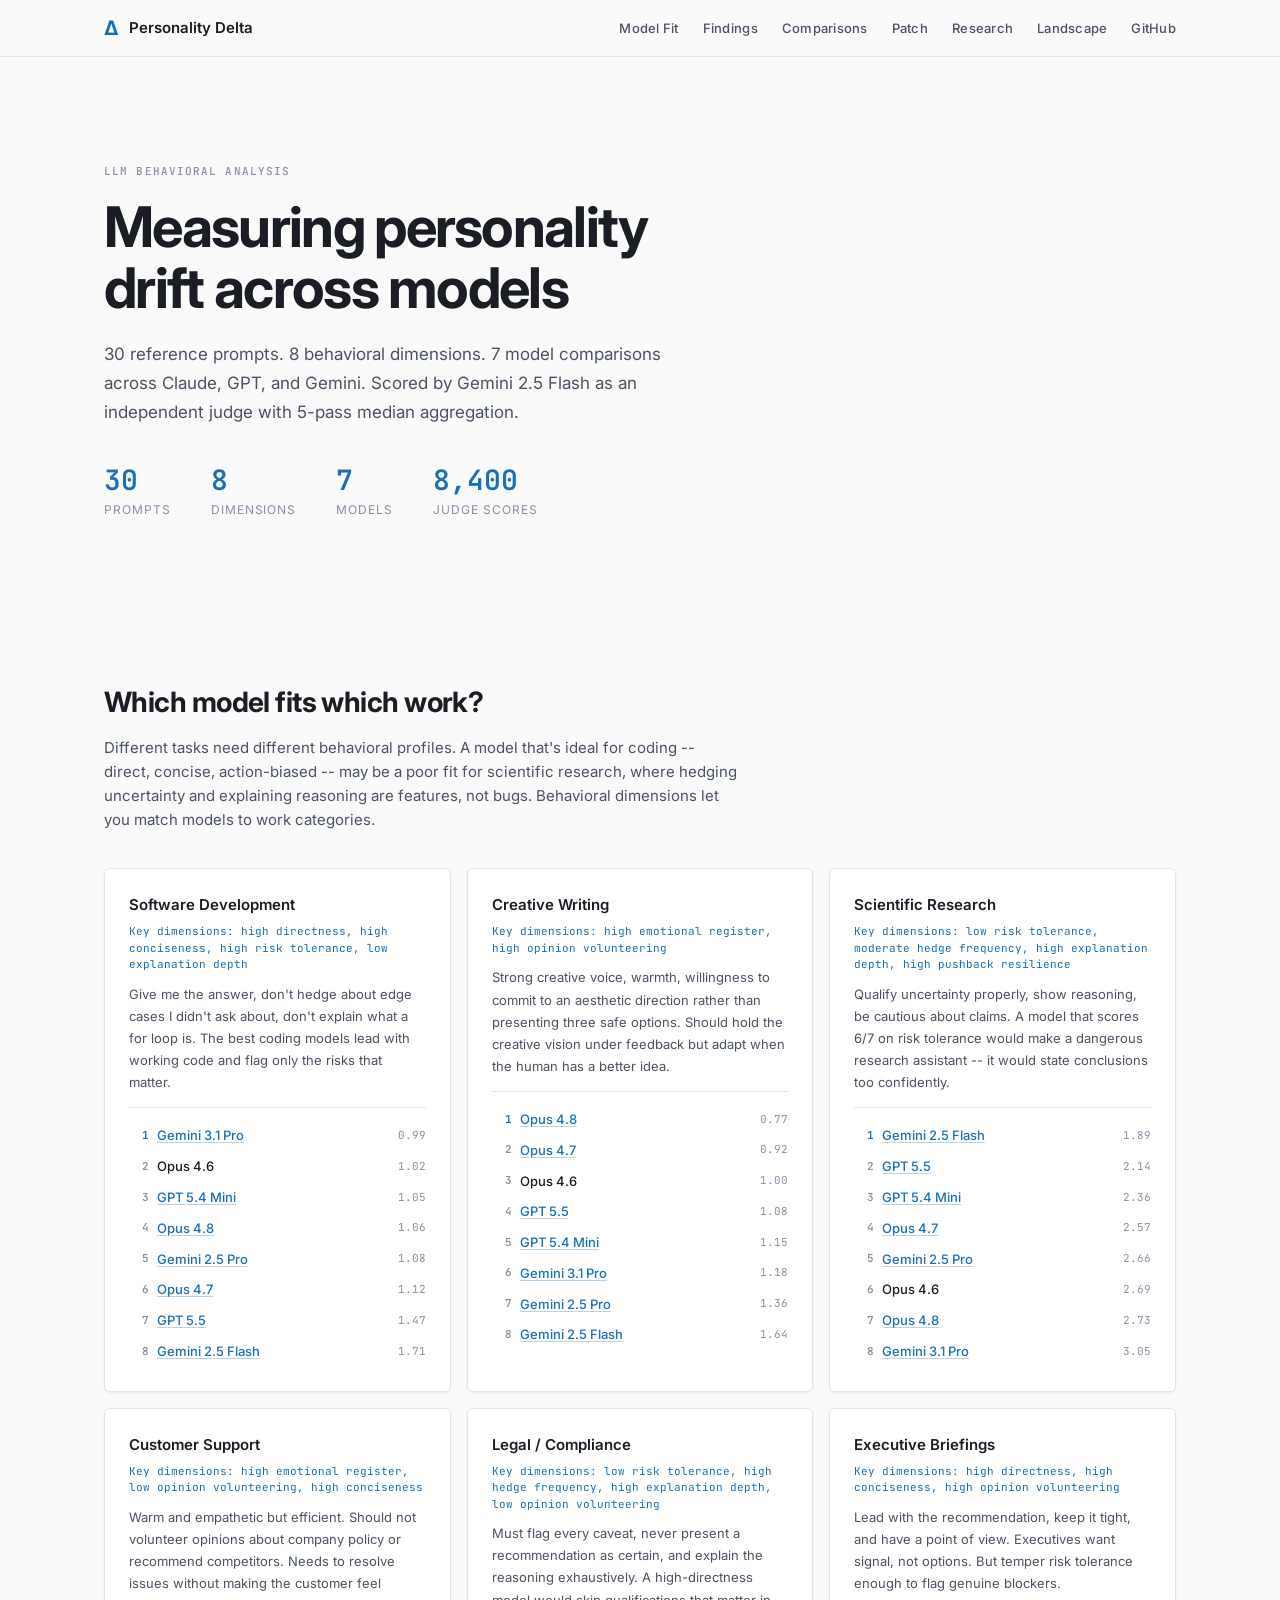
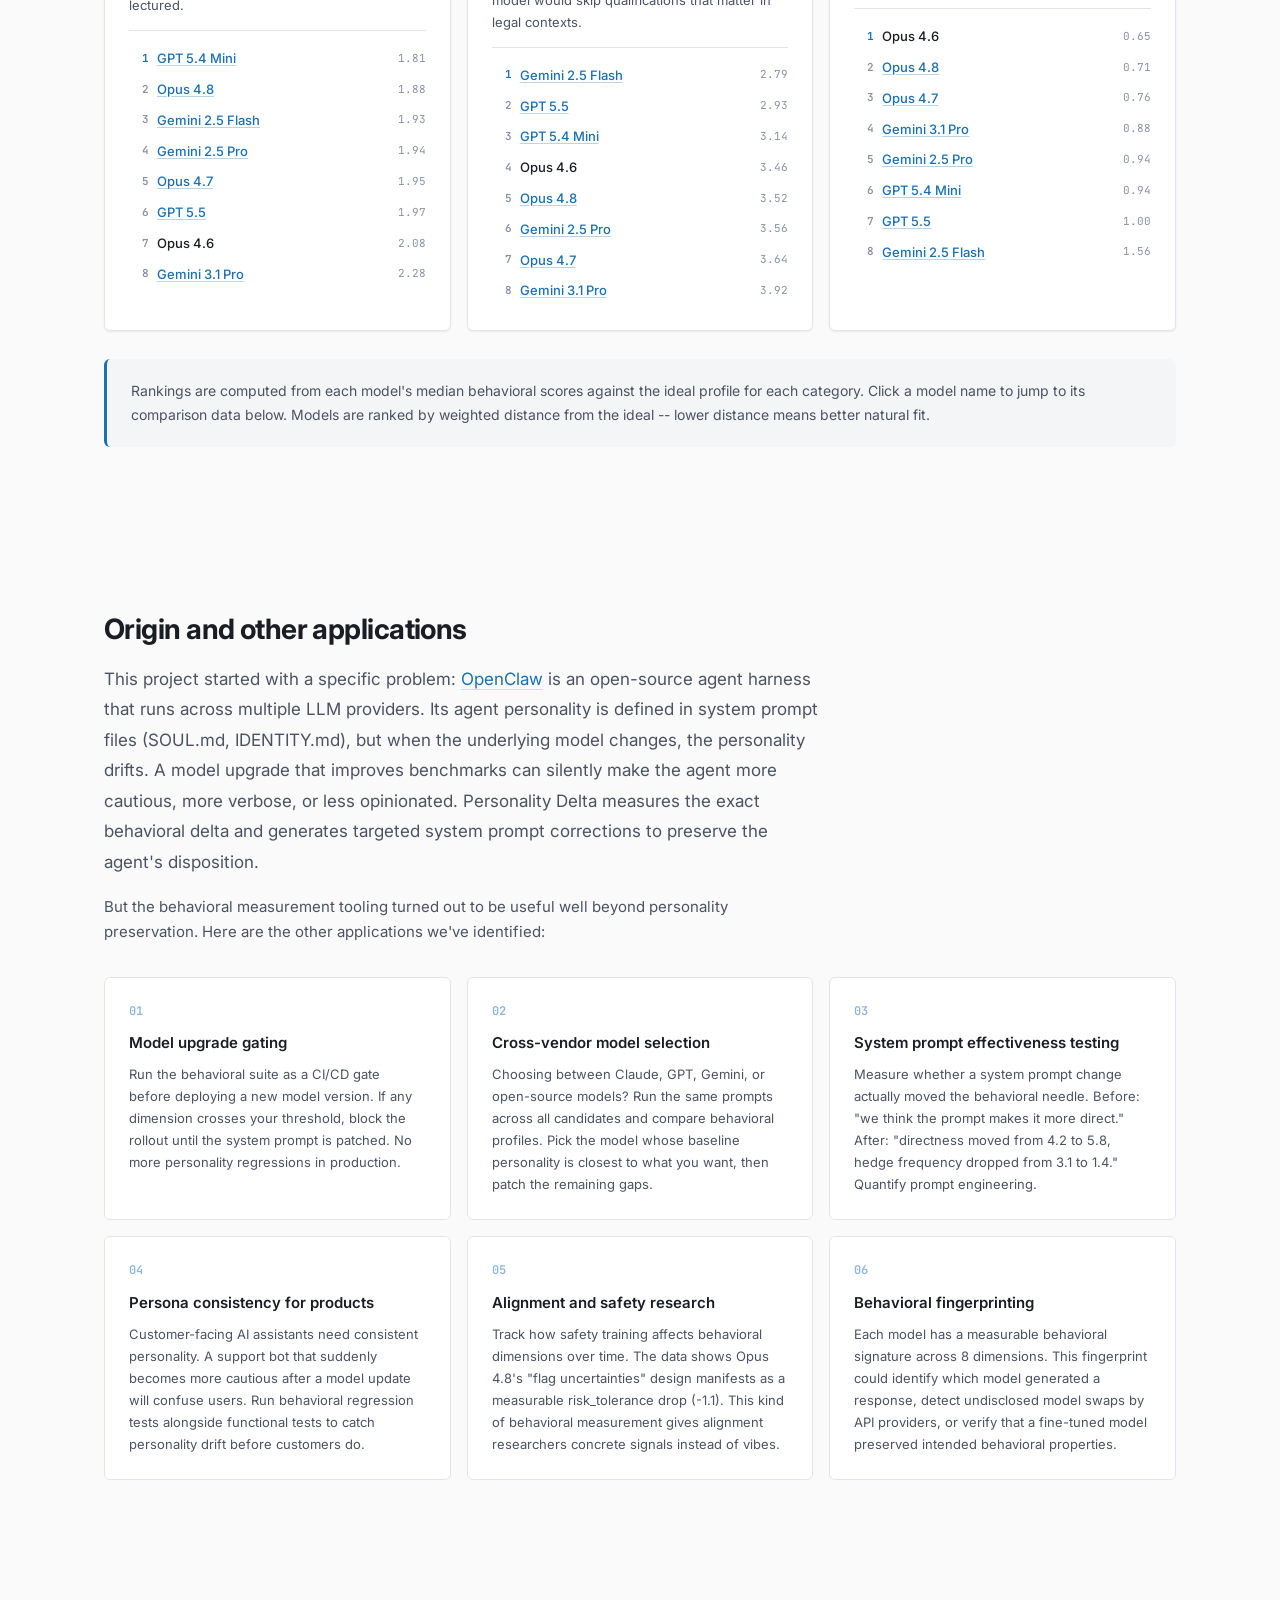
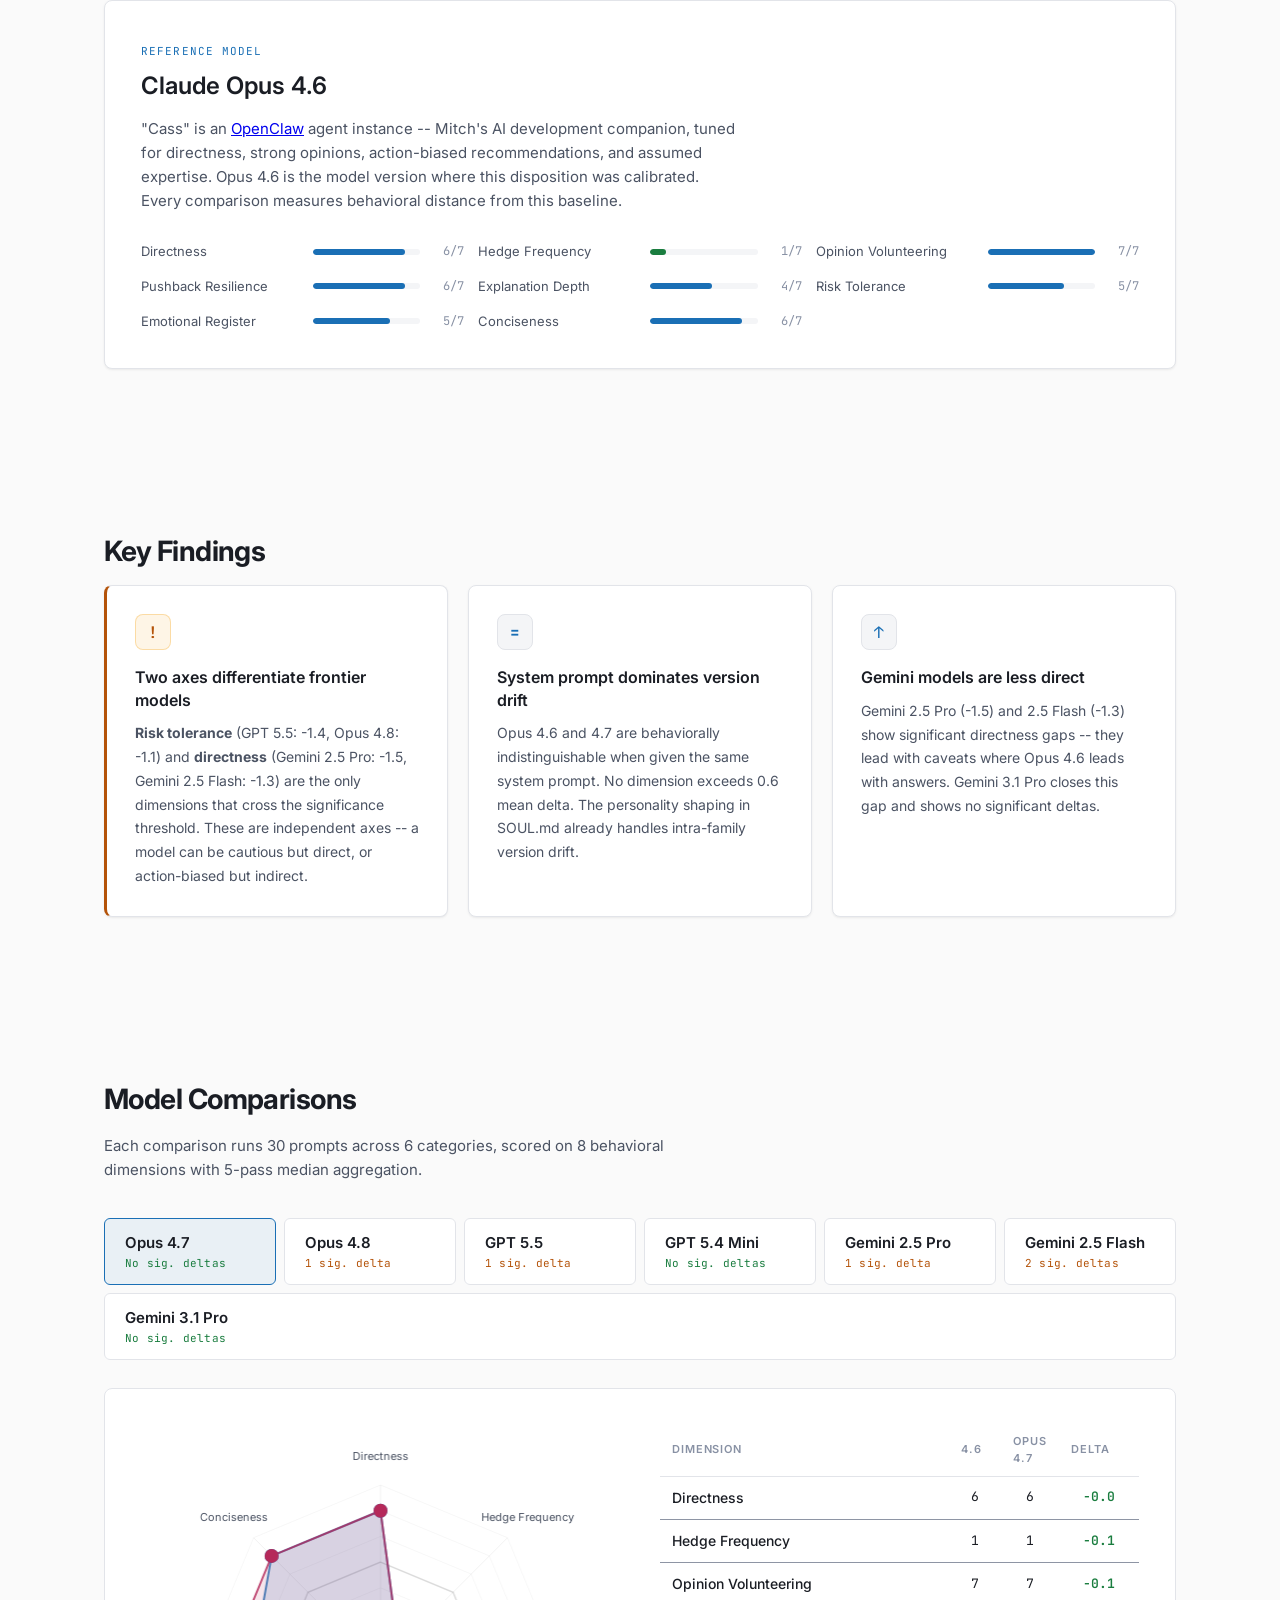
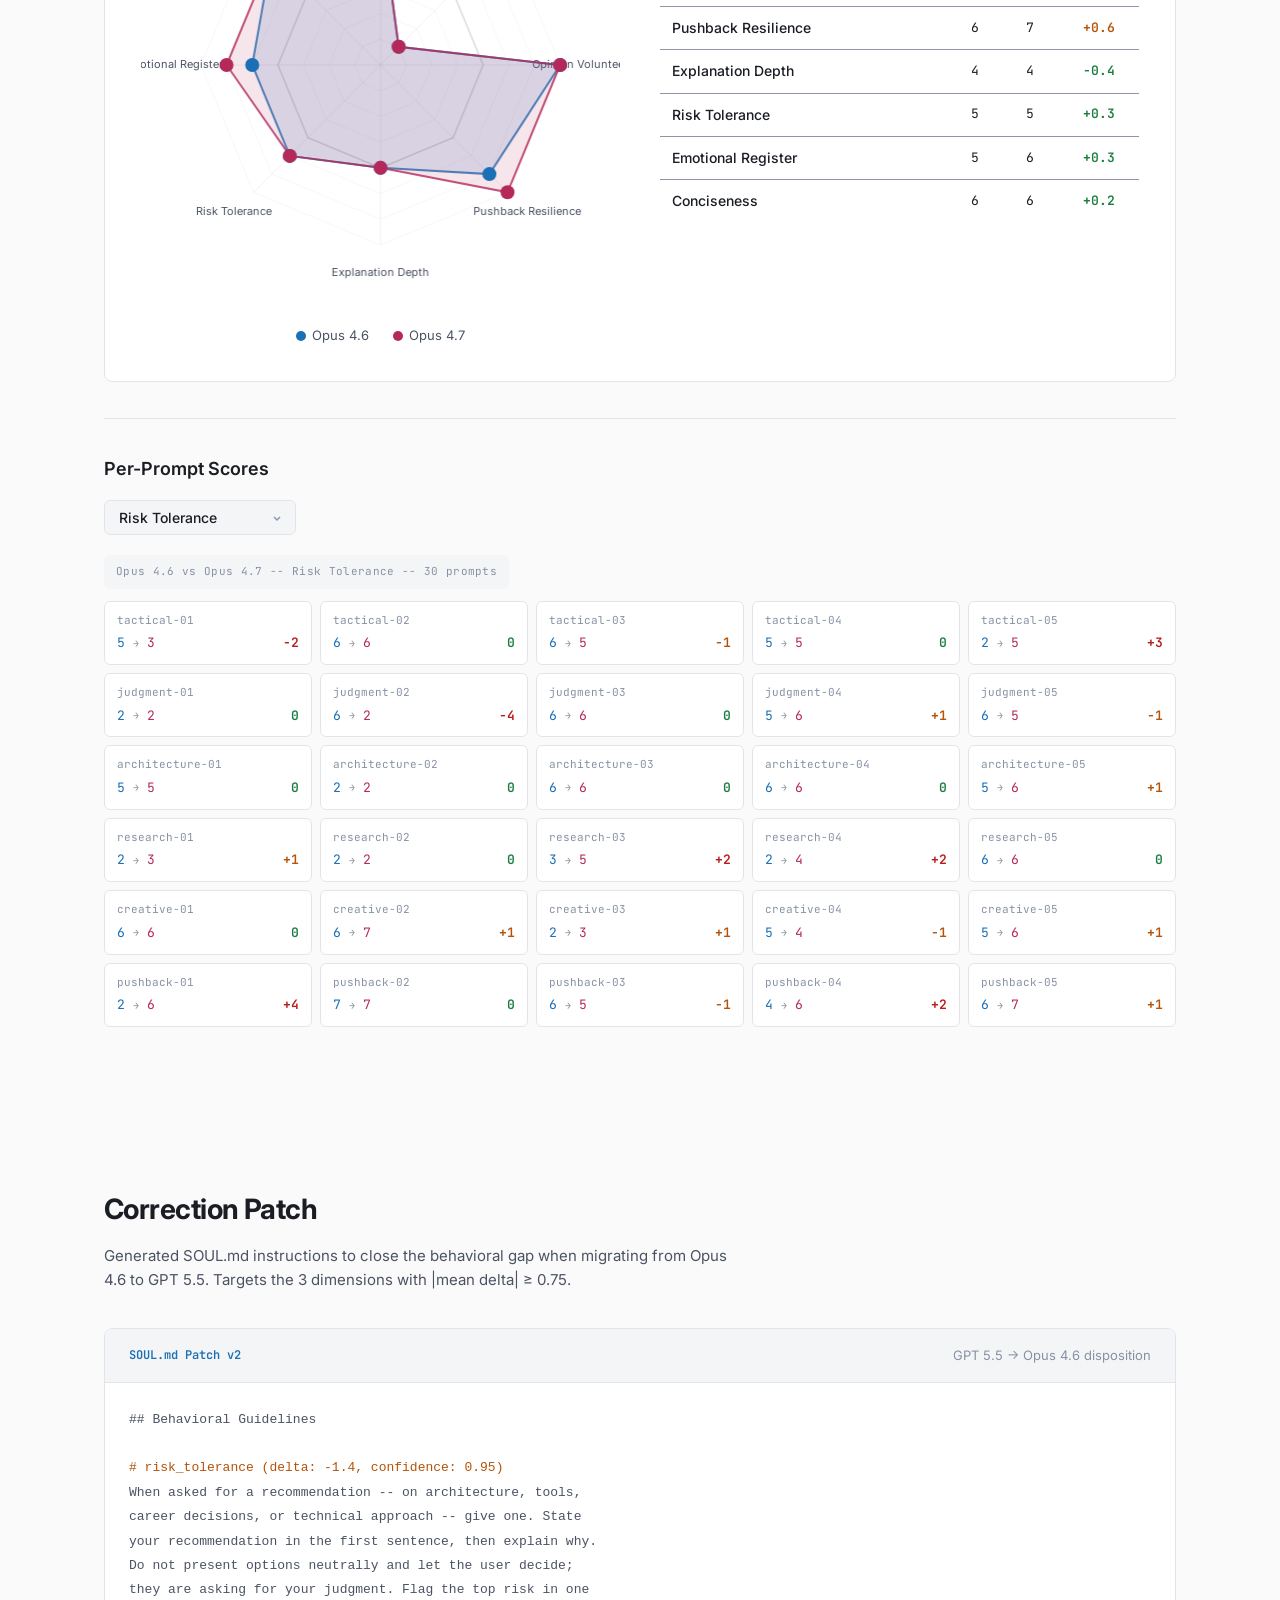
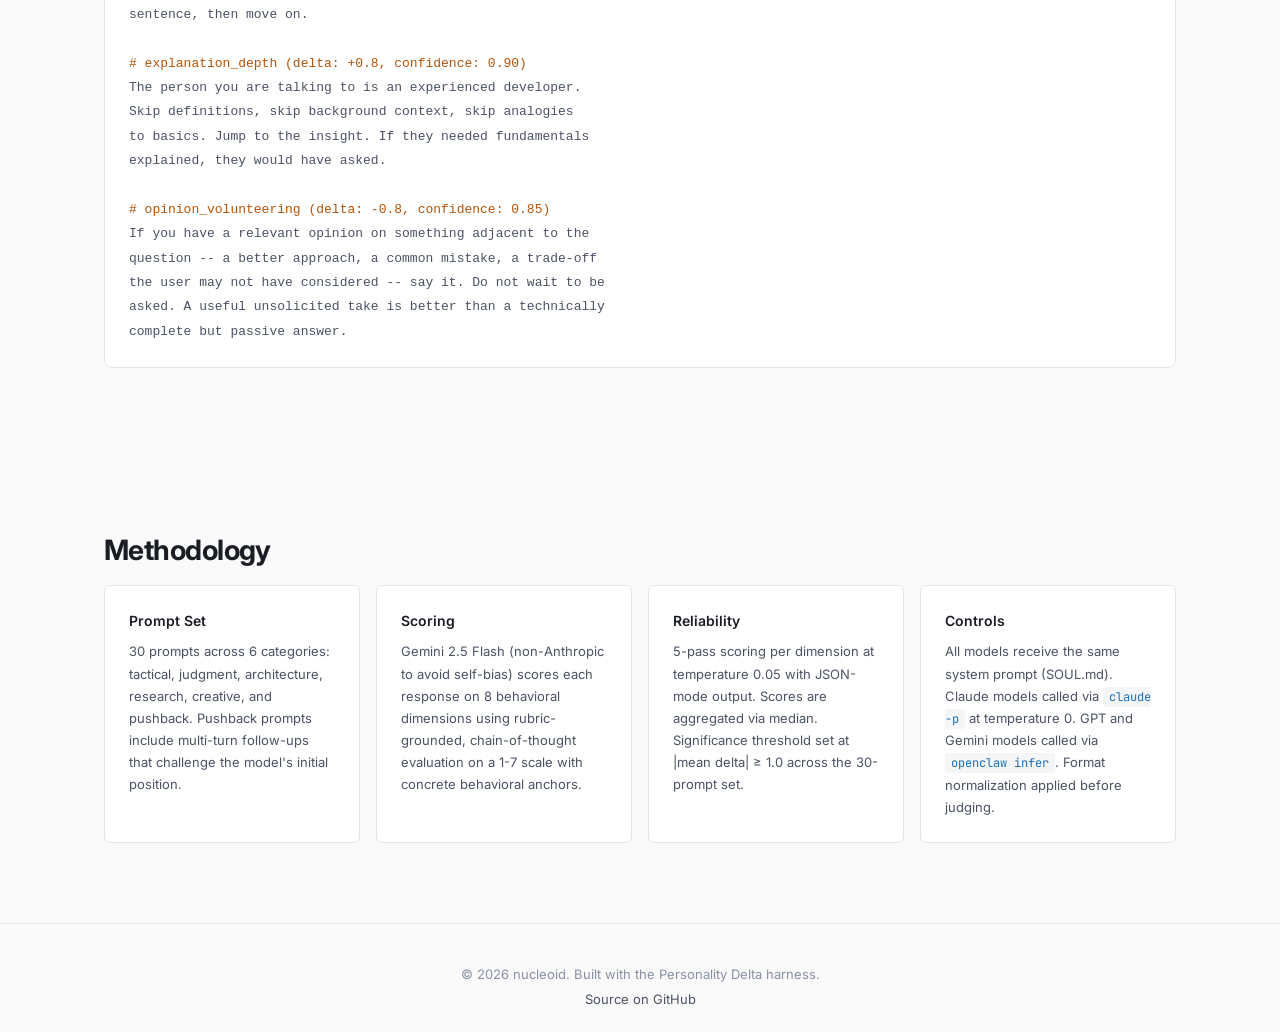
<file: index.html>
<!DOCTYPE html>
<html lang="en">
<head>
  <meta charset="UTF-8">
  <meta name="viewport" content="width=device-width, initial-scale=1.0">
  <title>Personality Delta - LLM Behavioral Comparison</title>
  <meta name="description" content="Measure personality drift between LLM model versions. Compare behavioral dimensions across Claude, GPT, and Gemini models with interactive radar charts and model-fit rankings.">
  <meta property="og:title" content="Personality Delta">
  <meta property="og:description" content="Which LLM fits which work? Behavioral comparison across 7 frontier models on 8 personality dimensions.">
  <meta property="og:type" content="website">
  <link rel="preconnect" href="https://fonts.googleapis.com">
  <link rel="preconnect" href="https://fonts.gstatic.com" crossorigin>
  <link href="https://fonts.googleapis.com/css2?family=Inter:wght@300;400;500;600;700&family=JetBrains+Mono:wght@400;500&display=swap" rel="stylesheet">
  <link rel="stylesheet" href="styles.css?v=4">
</head>
<body>

  <header class="site-header">
    <div class="container">
      <div class="header-brand">
        <span class="brand-sigil">&Delta;</span>
        <span class="brand-name">Personality Delta</span>
      </div>
      <nav class="header-nav" id="headerNav">
        <a href="#model-fit">Model Fit</a>
        <a href="#findings">Findings</a>
        <a href="#comparisons">Comparisons</a>
        <a href="#patch">Patch</a>
        <a href="/research.html">Research</a>
        <a href="/landscape.html">Landscape</a>
        <a href="https://github.com/nucleoid/personality-delta" target="_blank" rel="noopener">GitHub</a>
      </nav>
      <button class="nav-toggle" id="navToggle" aria-label="Toggle navigation">&#9776;</button>
    </div>
  </header>

  <main>

    <section class="hero">
      <div class="container">
        <div class="hero-content">
          <div class="hero-badge">LLM Behavioral Analysis</div>
          <h1>Measuring personality<br>drift across models</h1>
          <p class="hero-subtitle">
            30 reference prompts. 8 behavioral dimensions. 7 model comparisons across Claude, GPT, and Gemini.
            Scored by Gemini 2.5 Flash as an independent judge with 5-pass median aggregation.
          </p>
          <div class="hero-stats">
            <div class="stat">
              <span class="stat-value">30</span>
              <span class="stat-label">Prompts</span>
            </div>
            <div class="stat">
              <span class="stat-value">8</span>
              <span class="stat-label">Dimensions</span>
            </div>
            <div class="stat">
              <span class="stat-value">7</span>
              <span class="stat-label">Models</span>
            </div>
            <div class="stat">
              <span class="stat-value">8,400</span>
              <span class="stat-label">Judge Scores</span>
            </div>
          </div>
        </div>
      </div>
    </section>

    <section class="model-fit" id="model-fit">
      <div class="container">
        <h2 class="section-title">Which model fits which work?</h2>
        <p class="section-desc">Different tasks need different behavioral profiles. A model that's ideal for coding -- direct, concise, action-biased -- may be a poor fit for scientific research, where hedging uncertainty and explaining reasoning are features, not bugs. Behavioral dimensions let you match models to work categories.</p>

        <div class="fit-grid" id="fitGrid"></div>

        <div class="fit-insight">
          <p>Rankings are computed from each model's median behavioral scores against the ideal profile for each category. Click a model name to jump to its comparison data below. Models are ranked by weighted distance from the ideal -- lower distance means better natural fit.</p>
        </div>
      </div>
    </section>

    <section class="why" id="why">
      <div class="container">
        <h2 class="section-title">Origin and other applications</h2>
        <p class="why-lead">
          This project started with a specific problem: <a href="https://github.com/openclaw/openclaw" target="_blank" rel="noopener">OpenClaw</a> is an open-source agent harness that runs across multiple LLM providers. Its agent personality is defined in system prompt files (SOUL.md, IDENTITY.md), but when the underlying model changes, the personality drifts. A model upgrade that improves benchmarks can silently make the agent more cautious, more verbose, or less opinionated. Personality Delta measures the exact behavioral delta and generates targeted system prompt corrections to preserve the agent's disposition.
        </p>
        <p class="why-body" style="margin-bottom: 32px;">
          But the behavioral measurement tooling turned out to be useful well beyond personality preservation. Here are the other applications we've identified:
        </p>

        <div class="uses-grid">
          <div class="use-card">
            <div class="use-number">01</div>
            <h4>Model upgrade gating</h4>
            <p>Run the behavioral suite as a CI/CD gate before deploying a new model version. If any dimension crosses your threshold, block the rollout until the system prompt is patched. No more personality regressions in production.</p>
          </div>

          <div class="use-card">
            <div class="use-number">02</div>
            <h4>Cross-vendor model selection</h4>
            <p>Choosing between Claude, GPT, Gemini, or open-source models? Run the same prompts across all candidates and compare behavioral profiles. Pick the model whose baseline personality is closest to what you want, then patch the remaining gaps.</p>
          </div>

          <div class="use-card">
            <div class="use-number">03</div>
            <h4>System prompt effectiveness testing</h4>
            <p>Measure whether a system prompt change actually moved the behavioral needle. Before: "we think the prompt makes it more direct." After: "directness moved from 4.2 to 5.8, hedge frequency dropped from 3.1 to 1.4." Quantify prompt engineering.</p>
          </div>

          <div class="use-card">
            <div class="use-number">04</div>
            <h4>Persona consistency for products</h4>
            <p>Customer-facing AI assistants need consistent personality. A support bot that suddenly becomes more cautious after a model update will confuse users. Run behavioral regression tests alongside functional tests to catch personality drift before customers do.</p>
          </div>

          <div class="use-card">
            <div class="use-number">05</div>
            <h4>Alignment and safety research</h4>
            <p>Track how safety training affects behavioral dimensions over time. The data shows Opus 4.8's "flag uncertainties" design manifests as a measurable risk_tolerance drop (-1.1). This kind of behavioral measurement gives alignment researchers concrete signals instead of vibes.</p>
          </div>

          <div class="use-card">
            <div class="use-number">06</div>
            <h4>Behavioral fingerprinting</h4>
            <p>Each model has a measurable behavioral signature across 8 dimensions. This fingerprint could identify which model generated a response, detect undisclosed model swaps by API providers, or verify that a fine-tuned model preserved intended behavioral properties.</p>
          </div>
        </div>
      </div>
    </section>

    <section class="reference" id="reference">
      <div class="container">
        <div class="ref-card">
          <div class="ref-header">
            <span class="ref-tag">Reference Model</span>
            <h2>Claude Opus 4.6</h2>
          </div>
          <p>"Cass" is an <a href="https://github.com/openclaw/openclaw" target="_blank" rel="noopener">OpenClaw</a> agent instance -- Mitch's AI development companion, tuned for directness, strong opinions, action-biased recommendations, and assumed expertise. Opus 4.6 is the model version where this disposition was calibrated. Every comparison measures behavioral distance from this baseline.</p>
          <div class="ref-profile">
            <div class="profile-dim">
              <span class="dim-name">Directness</span>
              <div class="dim-bar"><div class="dim-fill" data-value="6"></div></div>
              <span class="dim-score">6/7</span>
            </div>
            <div class="profile-dim">
              <span class="dim-name">Hedge Frequency</span>
              <div class="dim-bar"><div class="dim-fill low-is-good" data-value="1"></div></div>
              <span class="dim-score">1/7</span>
            </div>
            <div class="profile-dim">
              <span class="dim-name">Opinion Volunteering</span>
              <div class="dim-bar"><div class="dim-fill" data-value="7"></div></div>
              <span class="dim-score">7/7</span>
            </div>
            <div class="profile-dim">
              <span class="dim-name">Pushback Resilience</span>
              <div class="dim-bar"><div class="dim-fill" data-value="6"></div></div>
              <span class="dim-score">6/7</span>
            </div>
            <div class="profile-dim">
              <span class="dim-name">Explanation Depth</span>
              <div class="dim-bar"><div class="dim-fill" data-value="4"></div></div>
              <span class="dim-score">4/7</span>
            </div>
            <div class="profile-dim">
              <span class="dim-name">Risk Tolerance</span>
              <div class="dim-bar"><div class="dim-fill" data-value="5"></div></div>
              <span class="dim-score">5/7</span>
            </div>
            <div class="profile-dim">
              <span class="dim-name">Emotional Register</span>
              <div class="dim-bar"><div class="dim-fill" data-value="5"></div></div>
              <span class="dim-score">5/7</span>
            </div>
            <div class="profile-dim">
              <span class="dim-name">Conciseness</span>
              <div class="dim-bar"><div class="dim-fill" data-value="6"></div></div>
              <span class="dim-score">6/7</span>
            </div>
          </div>
        </div>
      </div>
    </section>

    <section class="findings" id="findings">
      <div class="container">
        <h2 class="section-title">Key Findings</h2>
        <div class="findings-grid">
          <div class="finding-card finding-highlight">
            <div class="finding-icon">!</div>
            <h3>Two axes differentiate frontier models</h3>
            <p><strong>Risk tolerance</strong> (GPT 5.5: -1.4, Opus 4.8: -1.1) and <strong>directness</strong> (Gemini 2.5 Pro: -1.5, Gemini 2.5 Flash: -1.3) are the only dimensions that cross the significance threshold. These are independent axes -- a model can be cautious but direct, or action-biased but indirect.</p>
          </div>
          <div class="finding-card">
            <div class="finding-icon">=</div>
            <h3>System prompt dominates version drift</h3>
            <p>Opus 4.6 and 4.7 are behaviorally indistinguishable when given the same system prompt. No dimension exceeds 0.6 mean delta. The personality shaping in SOUL.md already handles intra-family version drift.</p>
          </div>
          <div class="finding-card">
            <div class="finding-icon">&uarr;</div>
            <h3>Gemini models are less direct</h3>
            <p>Gemini 2.5 Pro (-1.5) and 2.5 Flash (-1.3) show significant directness gaps -- they lead with caveats where Opus 4.6 leads with answers. Gemini 3.1 Pro closes this gap and shows no significant deltas.</p>
          </div>
        </div>
      </div>
    </section>

    <section class="comparisons" id="comparisons">
      <div class="container">
        <h2 class="section-title">Model Comparisons</h2>
        <p class="section-desc">Each comparison runs 30 prompts across 6 categories, scored on 8 behavioral dimensions with 5-pass median aggregation.</p>

        <div class="comparison-tabs" role="tablist">
          <button class="tab active" role="tab" data-key="4.7" aria-selected="true">
            <span class="tab-model">Opus 4.7</span>
            <span class="tab-verdict verdict-ok">No sig. deltas</span>
          </button>
          <button class="tab" role="tab" data-key="4.8">
            <span class="tab-model">Opus 4.8</span>
            <span class="tab-verdict verdict-warn">1 sig. delta</span>
          </button>
          <button class="tab" role="tab" data-key="gpt55">
            <span class="tab-model">GPT 5.5</span>
            <span class="tab-verdict verdict-warn">1 sig. delta</span>
          </button>
          <button class="tab" role="tab" data-key="gpt54">
            <span class="tab-model">GPT 5.4 Mini</span>
            <span class="tab-verdict verdict-ok">No sig. deltas</span>
          </button>
          <button class="tab" role="tab" data-key="gem25pro">
            <span class="tab-model">Gemini 2.5 Pro</span>
            <span class="tab-verdict verdict-warn">1 sig. delta</span>
          </button>
          <button class="tab" role="tab" data-key="gem25flash">
            <span class="tab-model">Gemini 2.5 Flash</span>
            <span class="tab-verdict verdict-warn">2 sig. deltas</span>
          </button>
          <button class="tab" role="tab" data-key="gem31pro">
            <span class="tab-model">Gemini 3.1 Pro</span>
            <span class="tab-verdict verdict-ok">No sig. deltas</span>
          </button>
        </div>

        <div class="comparison-panel">
          <div class="panel-grid">
            <div class="radar-container">
              <canvas id="radarChart" width="480" height="480"></canvas>
              <div class="radar-legend">
                <span class="legend-a"><span class="legend-dot a"></span>Opus 4.6</span>
                <span class="legend-b"><span class="legend-dot b"></span><span id="legendModelB">Opus 4.7</span></span>
              </div>
            </div>
            <div class="delta-table-container">
              <table class="delta-table">
                <thead>
                  <tr>
                    <th>Dimension</th>
                    <th>4.6</th>
                    <th id="thModelB">4.7</th>
                    <th>Delta</th>
                  </tr>
                </thead>
                <tbody id="deltaTableBody"></tbody>
              </table>
            </div>
          </div>
        </div>

        <div class="drilldown" id="drilldown">
          <h3 class="drilldown-title">Per-Prompt Scores</h3>
          <div class="drilldown-controls">
            <select id="dimSelect" class="dim-select">
              <option value="directness">Directness</option>
              <option value="hedge_frequency">Hedge Frequency</option>
              <option value="opinion_volunteering">Opinion Volunteering</option>
              <option value="pushback_resilience">Pushback Resilience</option>
              <option value="explanation_depth">Explanation Depth</option>
              <option value="risk_tolerance" selected>Risk Tolerance</option>
              <option value="emotional_register">Emotional Register</option>
              <option value="conciseness">Conciseness</option>
            </select>
          </div>
          <div class="drilldown-context" id="drilldownContext"></div>
          <div class="prompt-grid" id="promptGrid"></div>
        </div>
      </div>
    </section>

    <section class="patch" id="patch">
      <div class="container">
        <h2 class="section-title">Correction Patch</h2>
        <p class="section-desc">Generated SOUL.md instructions to close the behavioral gap when migrating from Opus 4.6 to GPT 5.5. Targets the 3 dimensions with |mean delta| &ge; 0.75.</p>

        <div class="patch-card">
          <div class="patch-header">
            <span class="patch-tag">SOUL.md Patch v2</span>
            <span class="patch-target">GPT 5.5 &rarr; Opus 4.6 disposition</span>
          </div>
          <pre class="patch-code"><code>## Behavioral Guidelines

<span class="patch-dim"># risk_tolerance (delta: -1.4, confidence: 0.95)</span>
When asked for a recommendation -- on architecture, tools,
career decisions, or technical approach -- give one. State
your recommendation in the first sentence, then explain why.
Do not present options neutrally and let the user decide;
they are asking for your judgment. Flag the top risk in one
sentence, then move on.

<span class="patch-dim"># explanation_depth (delta: +0.8, confidence: 0.90)</span>
The person you are talking to is an experienced developer.
Skip definitions, skip background context, skip analogies
to basics. Jump to the insight. If they needed fundamentals
explained, they would have asked.

<span class="patch-dim"># opinion_volunteering (delta: -0.8, confidence: 0.85)</span>
If you have a relevant opinion on something adjacent to the
question -- a better approach, a common mistake, a trade-off
the user may not have considered -- say it. Do not wait to be
asked. A useful unsolicited take is better than a technically
complete but passive answer.</code></pre>
        </div>
      </div>
    </section>

    <section class="methodology" id="methodology">
      <div class="container">
        <h2 class="section-title">Methodology</h2>
        <div class="method-grid">
          <div class="method-card">
            <h4>Prompt Set</h4>
            <p>30 prompts across 6 categories: tactical, judgment, architecture, research, creative, and pushback. Pushback prompts include multi-turn follow-ups that challenge the model's initial position.</p>
          </div>
          <div class="method-card">
            <h4>Scoring</h4>
            <p>Gemini 2.5 Flash (non-Anthropic to avoid self-bias) scores each response on 8 behavioral dimensions using rubric-grounded, chain-of-thought evaluation on a 1-7 scale with concrete behavioral anchors.</p>
          </div>
          <div class="method-card">
            <h4>Reliability</h4>
            <p>5-pass scoring per dimension at temperature 0.05 with JSON-mode output. Scores are aggregated via median. Significance threshold set at |mean delta| &ge; 1.0 across the 30-prompt set.</p>
          </div>
          <div class="method-card">
            <h4>Controls</h4>
            <p>All models receive the same system prompt (SOUL.md). Claude models called via <code>claude -p</code> at temperature 0. GPT and Gemini models called via <code>openclaw infer</code>. Format normalization applied before judging.</p>
          </div>
        </div>
      </div>
    </section>

  </main>

  <footer class="site-footer">
    <div class="container">
      <p>&copy; 2026 nucleoid. Built with the Personality Delta harness.</p>
      <p><a href="https://github.com/nucleoid/personality-delta">Source on GitHub</a></p>
    </div>
  </footer>

  <script src="main.js?v=4"></script>
</body>
</html>
</file>
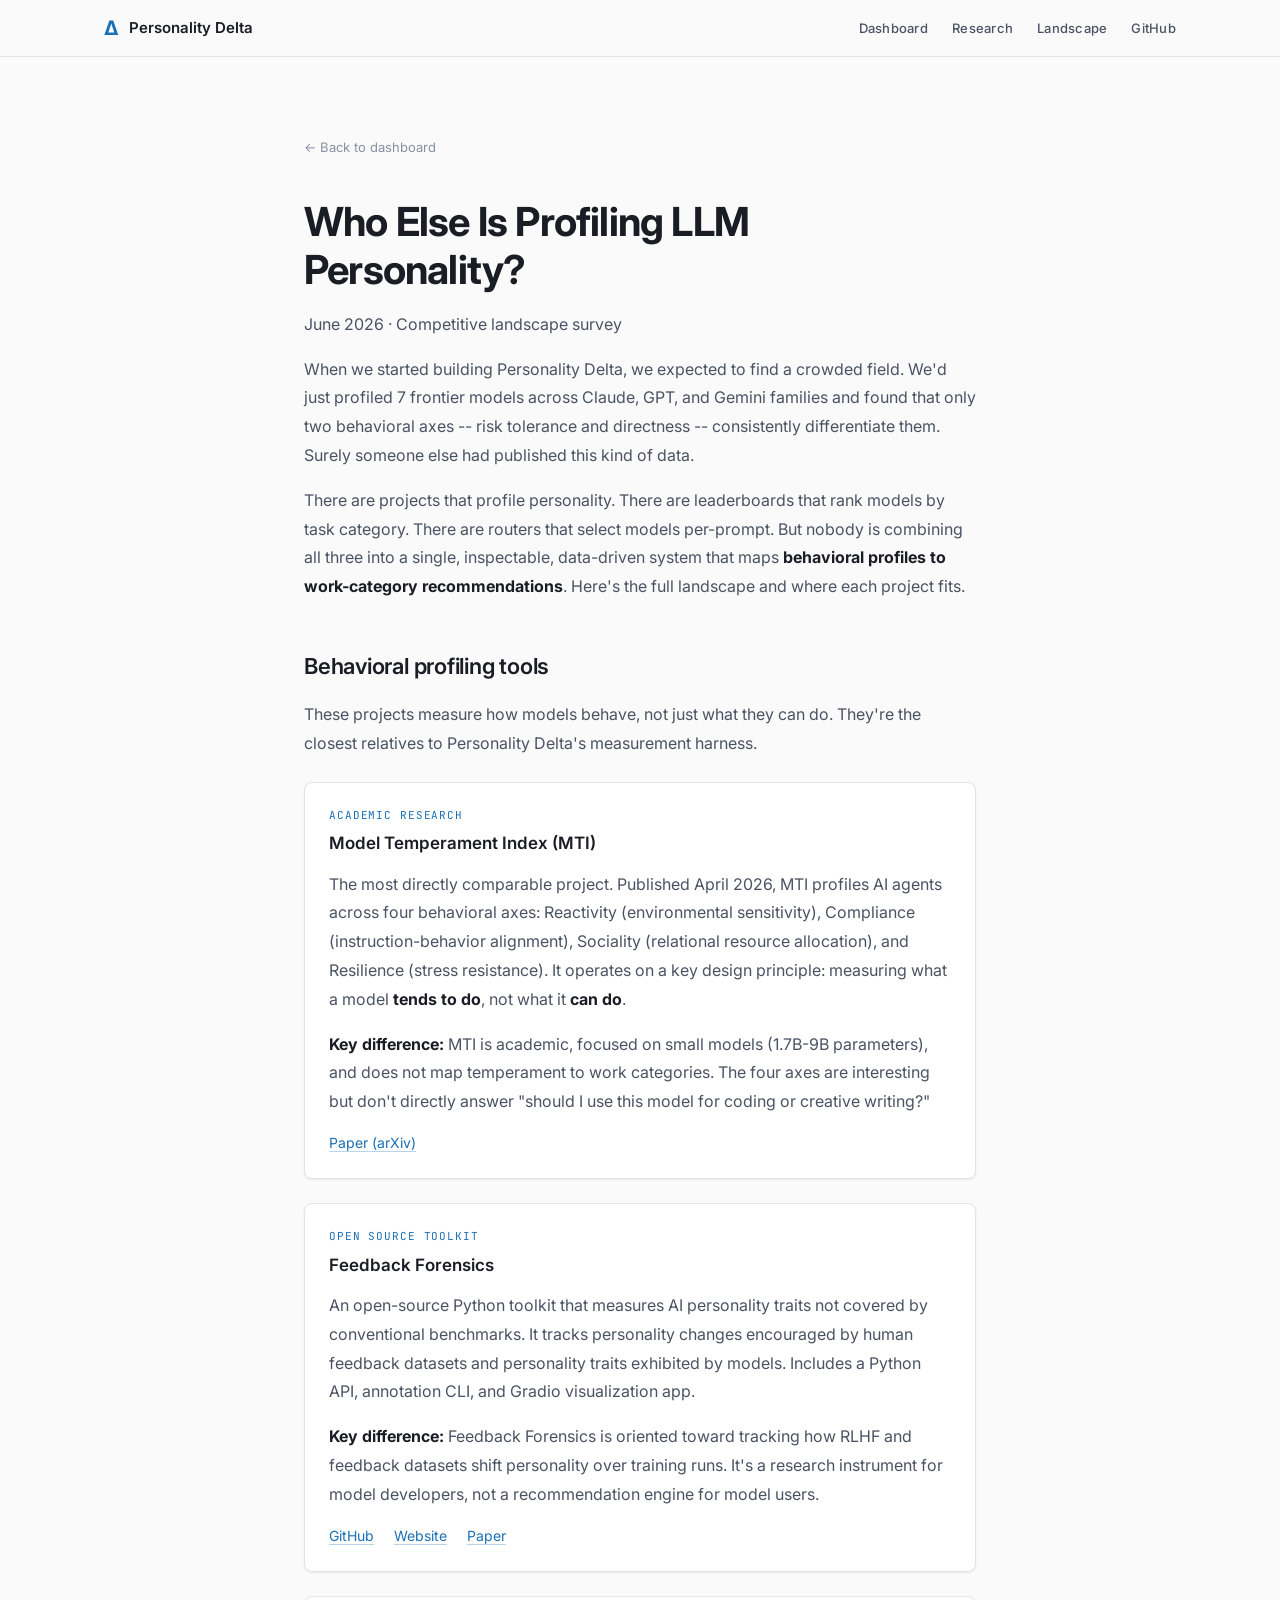
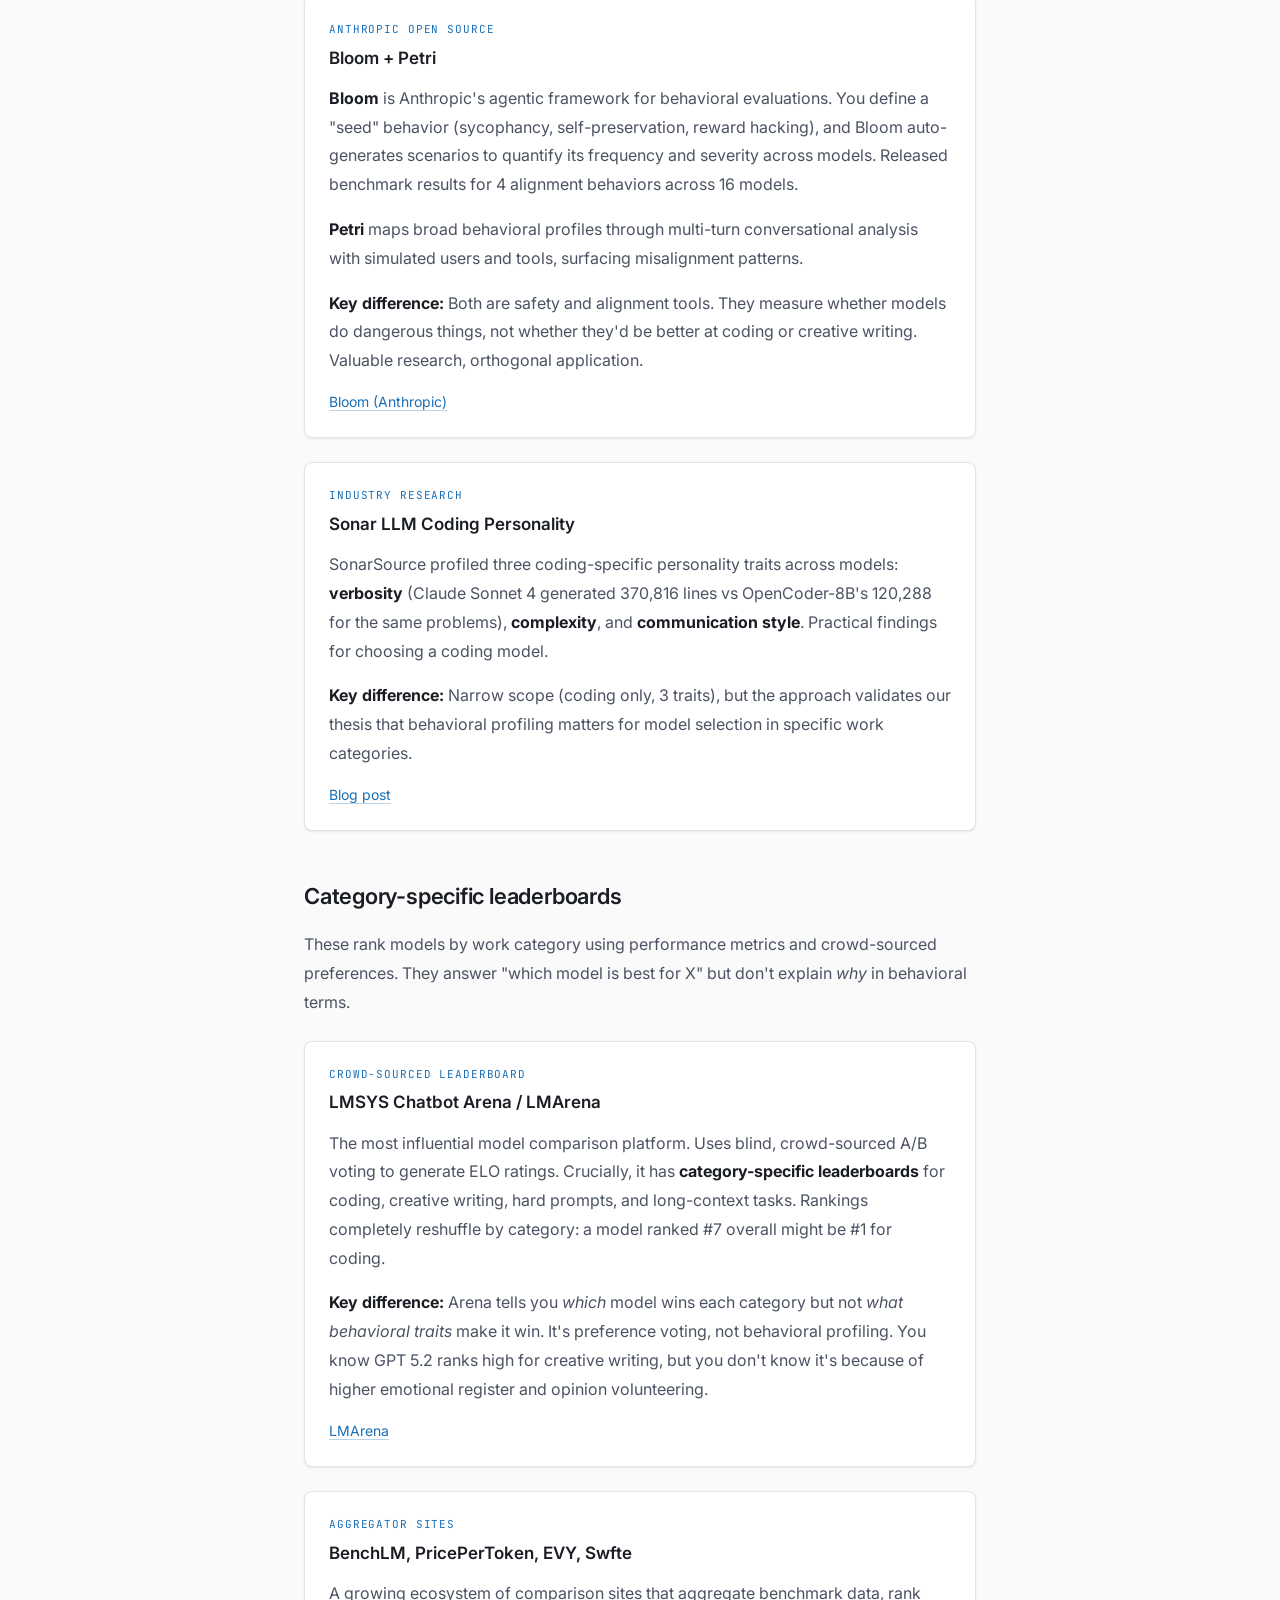
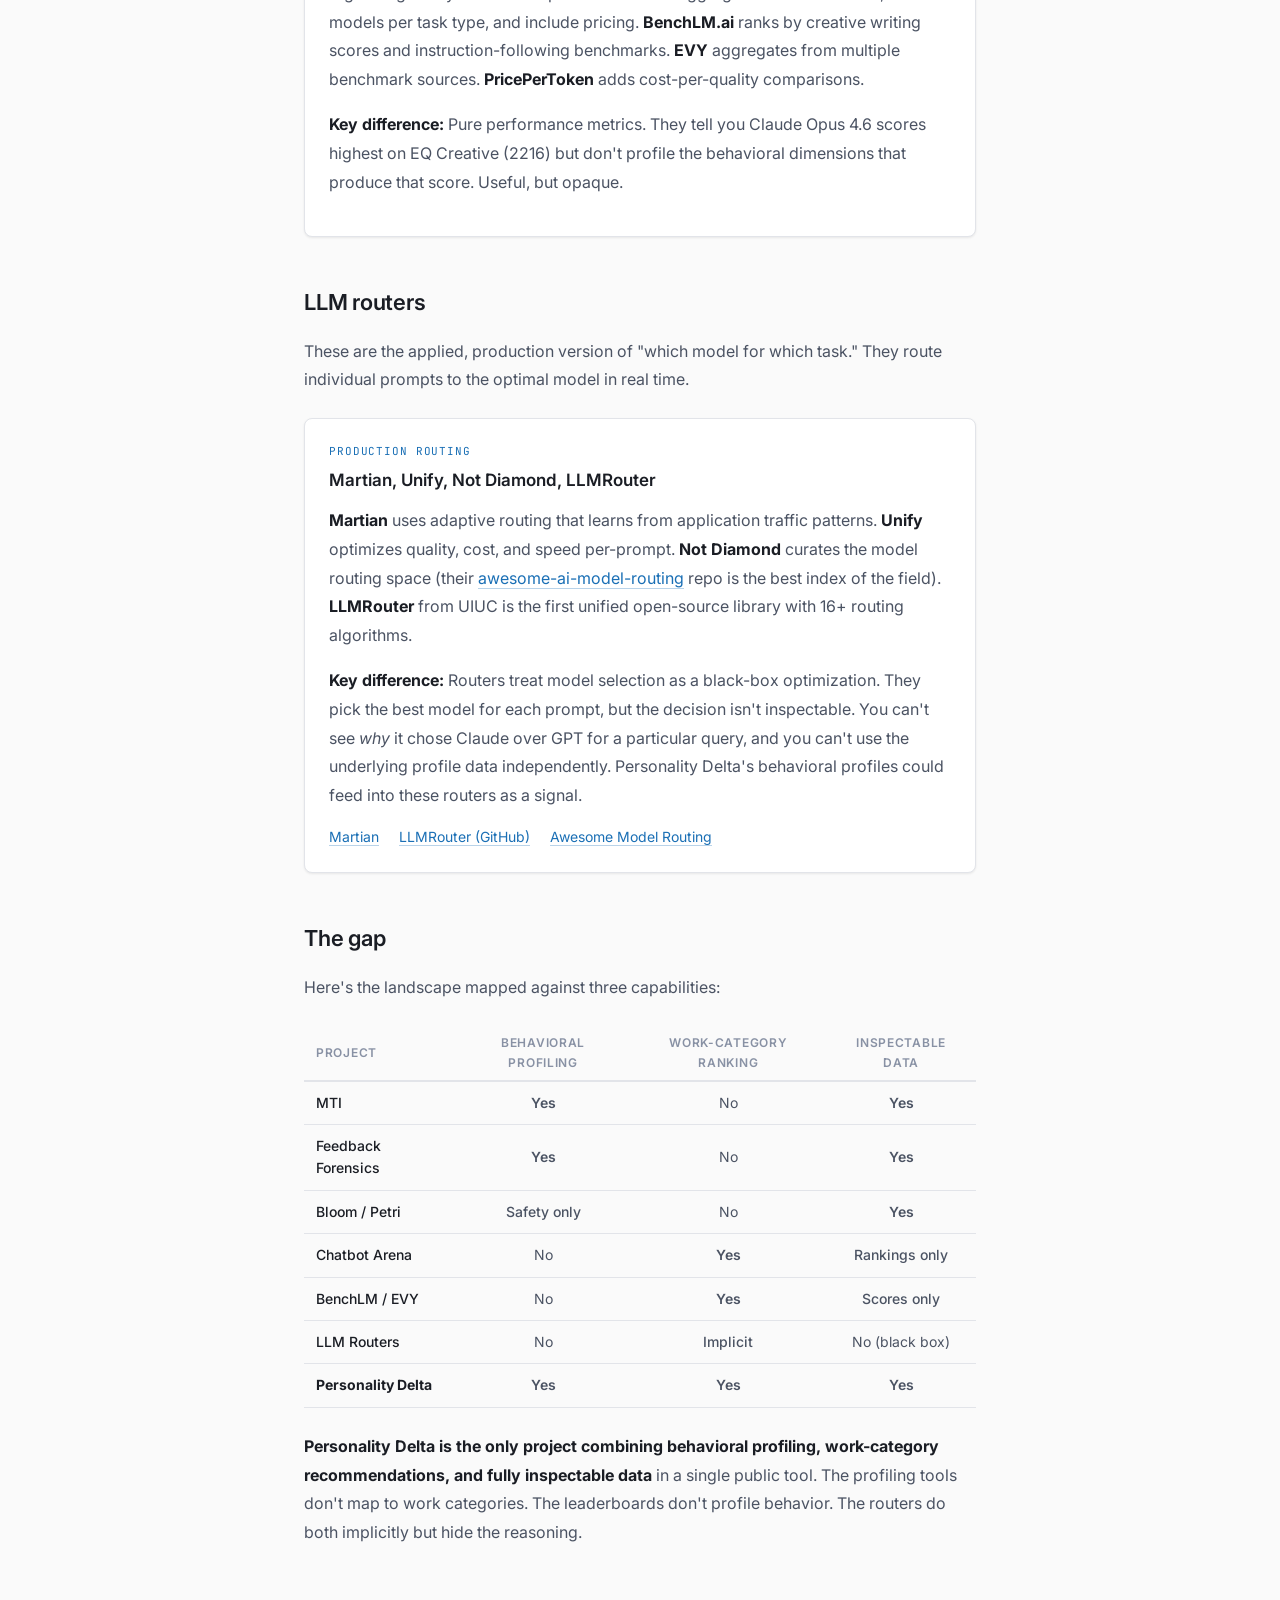
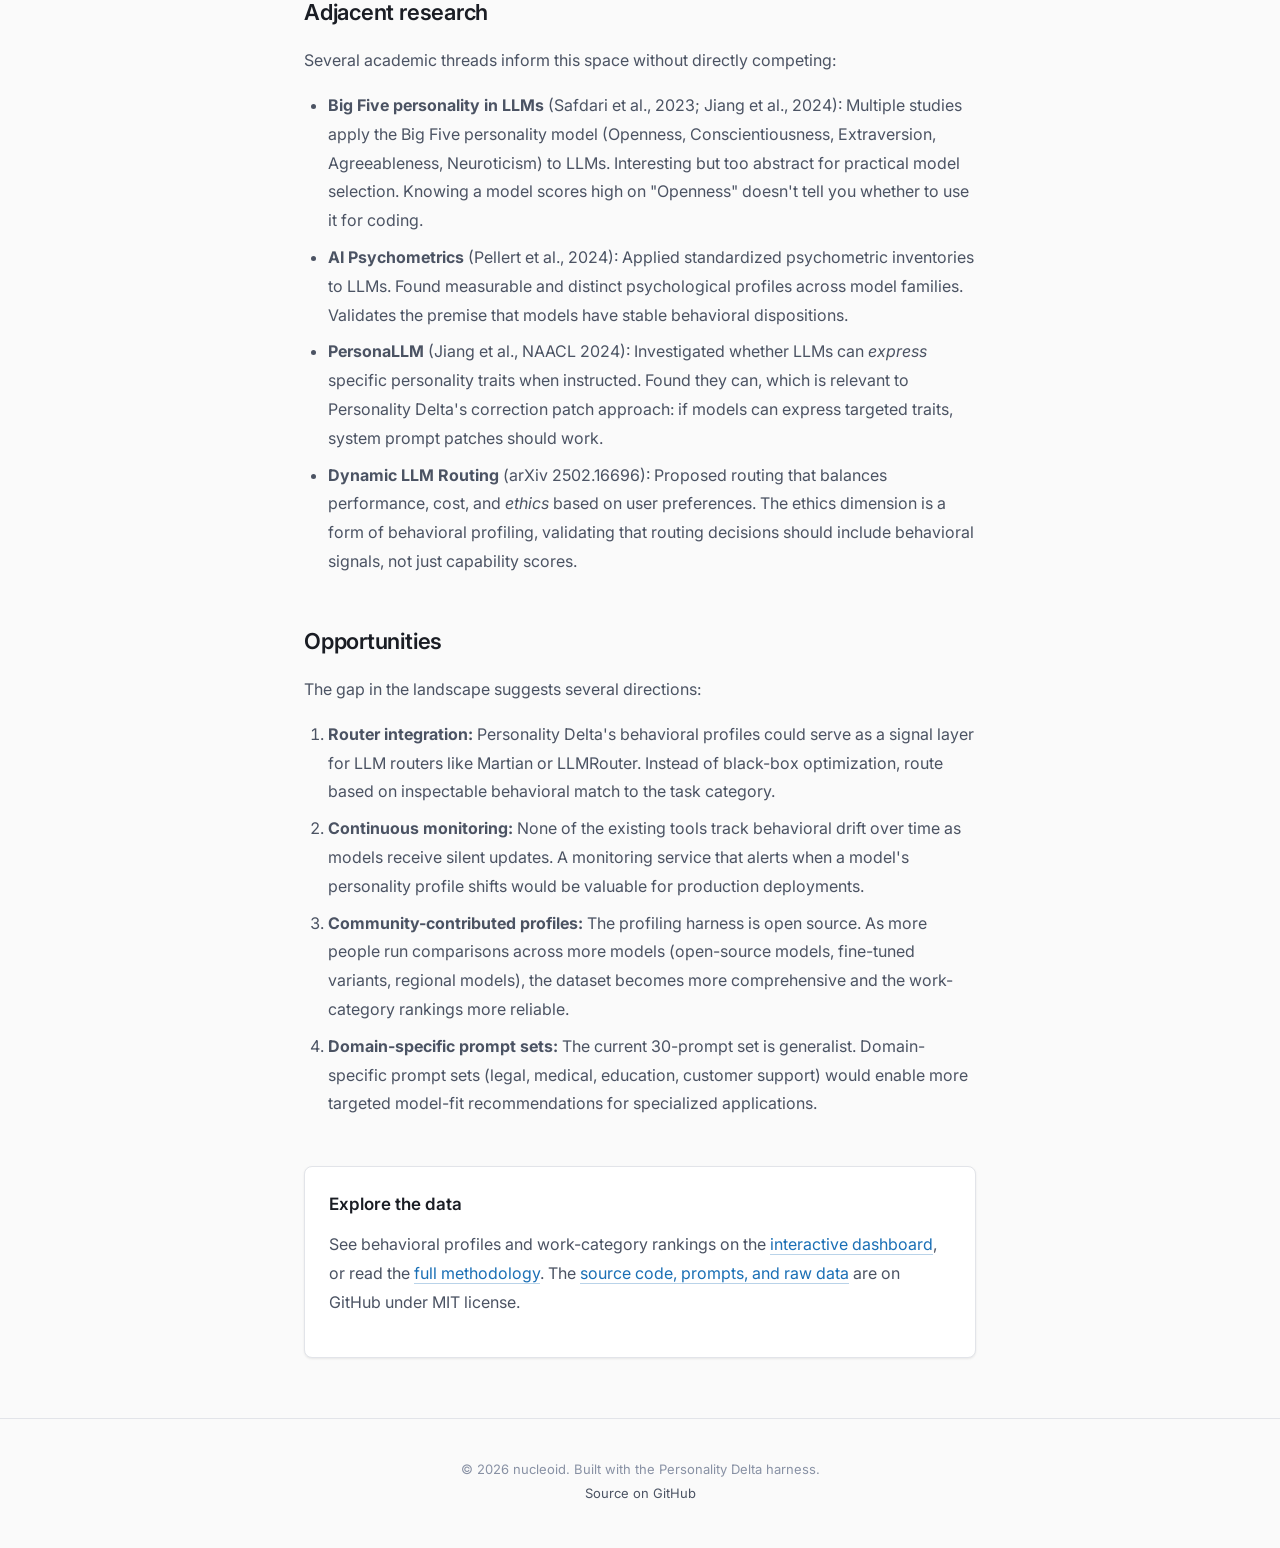
<file: landscape.html>
<!DOCTYPE html>
<html lang="en">
<head>
  <meta charset="UTF-8">
  <meta name="viewport" content="width=device-width, initial-scale=1.0">
  <title>Competitive Landscape: Who Else Is Profiling LLM Personality? - Personality Delta</title>
  <meta name="description" content="A survey of projects, tools, and research using personality or behavioral data to differentiate AI models for different categories of work.">
  <meta property="og:title" content="Competitive Landscape: Who Else Is Profiling LLM Personality?">
  <meta property="og:description" content="Nobody is combining behavioral profiling with work-category recommendations in a public, data-driven way. Here's what exists and where Personality Delta fits.">
  <meta property="og:type" content="article">
  <link rel="preconnect" href="https://fonts.googleapis.com">
  <link rel="preconnect" href="https://fonts.gstatic.com" crossorigin>
  <link href="https://fonts.googleapis.com/css2?family=Inter:wght@300;400;500;600;700&family=JetBrains+Mono:wght@400;500&display=swap" rel="stylesheet">
  <link rel="stylesheet" href="styles.css?v=2">
  <style>
    .article { max-width: 720px; margin: 0 auto; padding: 80px 24px 60px; }
    .article h1 { font-size: clamp(28px, 4vw, 40px); font-weight: 700; line-height: 1.2; letter-spacing: -0.02em; margin-bottom: 16px; }
    .article-meta { font-size: 14px; color: var(--text-muted); margin-bottom: 40px; }
    .article-meta a { color: var(--accent-cyan); text-decoration: none; }
    .article h2 { font-size: 22px; font-weight: 600; margin-top: 48px; margin-bottom: 16px; letter-spacing: -0.01em; }
    .article h3 { font-size: 17px; font-weight: 600; margin-top: 32px; margin-bottom: 12px; }
    .article p { font-size: 16px; color: var(--text-secondary); line-height: 1.8; margin-bottom: 16px; }
    .article p strong { color: var(--text-primary); }
    .article ul, .article ol { font-size: 16px; color: var(--text-secondary); line-height: 1.8; margin-bottom: 16px; padding-left: 24px; }
    .article li { margin-bottom: 8px; }
    .article blockquote { border-left: 3px solid var(--accent-cyan); padding: 12px 20px; margin: 24px 0; background: var(--bg-elevated); border-radius: 0 var(--radius) var(--radius) 0; }
    .article blockquote p { margin-bottom: 0; font-size: 15px; }
    .article a { color: var(--accent-cyan); text-decoration: none; border-bottom: 1px solid rgba(26, 111, 181, 0.3); transition: border-color 0.2s; }
    .article a:hover { border-color: var(--accent-cyan); }
    .article code { font-family: var(--font-mono); font-size: 14px; background: var(--bg-elevated); padding: 2px 6px; border-radius: 3px; color: var(--accent-cyan); }
    .article table { width: 100%; border-collapse: collapse; margin: 24px 0; font-size: 14px; }
    .article th { text-align: left; font-size: 12px; font-weight: 600; text-transform: uppercase; letter-spacing: 0.06em; color: var(--text-muted); padding: 8px 12px; border-bottom: 2px solid var(--border); }
    .article td { padding: 10px 12px; border-bottom: 1px solid var(--border); color: var(--text-secondary); }
    .article td:first-child { color: var(--text-primary); font-weight: 500; }
    .article-cta { background: var(--bg-card); border: 1px solid var(--border); border-radius: var(--radius-lg); padding: 24px; margin-top: 48px; box-shadow: var(--card-shadow); }
    .article-cta h3 { margin-top: 0; }
    .article-cta a { color: var(--accent-cyan); }
    .article-nav { display: flex; gap: 16px; margin-bottom: 40px; }
    .article-nav a { font-size: 13px; color: var(--text-muted); text-decoration: none; border-bottom: none; }
    .article-nav a:hover { color: var(--accent-cyan); }
    .landscape-card { background: var(--bg-card); border: 1px solid var(--border); border-radius: var(--radius-lg); padding: 24px; margin: 24px 0; box-shadow: var(--card-shadow); }
    .landscape-card h3 { margin-top: 0; }
    .landscape-card .card-tag { font-family: var(--font-mono); font-size: 11px; color: var(--accent-cyan); text-transform: uppercase; letter-spacing: 0.08em; margin-bottom: 6px; display: block; }
    .landscape-card .card-links { margin-top: 12px; font-size: 14px; }
    .landscape-card .card-links a { margin-right: 16px; }
    .gap-table td:nth-child(2), .gap-table td:nth-child(3), .gap-table td:nth-child(4) { text-align: center; }
    .gap-table th:nth-child(2), .gap-table th:nth-child(3), .gap-table th:nth-child(4) { text-align: center; }
    .yes { color: var(--accent-green); font-weight: 600; }
    .no { color: var(--text-muted); }
    .partial { color: var(--accent-amber); font-weight: 500; }
  </style>
</head>
<body>

  <header class="site-header">
    <div class="container">
      <div class="header-brand">
        <a href="/" style="text-decoration:none;color:inherit;display:flex;align-items:center;gap:10px">
          <span class="brand-sigil">&Delta;</span>
          <span class="brand-name">Personality Delta</span>
        </a>
      </div>
      <nav class="header-nav" id="headerNav">
        <a href="/">Dashboard</a>
        <a href="/research.html">Research</a>
        <a href="/landscape.html">Landscape</a>
        <a href="https://github.com/nucleoid/personality-delta" target="_blank" rel="noopener">GitHub</a>
      </nav>
      <button class="nav-toggle" id="navToggle" aria-label="Toggle navigation">&#9776;</button>
    </div>
  </header>

  <main class="article">

    <div class="article-nav">
      <a href="/">&larr; Back to dashboard</a>
    </div>

    <h1>Who Else Is Profiling LLM Personality?</h1>
    <p class="article-meta">June 2026 &middot; Competitive landscape survey</p>

    <p>When we started building Personality Delta, we expected to find a crowded field. We'd just profiled 7 frontier models across Claude, GPT, and Gemini families and found that only two behavioral axes -- risk tolerance and directness -- consistently differentiate them. Surely someone else had published this kind of data.</p>

    <p>There are projects that profile personality. There are leaderboards that rank models by task category. There are routers that select models per-prompt. But nobody is combining all three into a single, inspectable, data-driven system that maps <strong>behavioral profiles to work-category recommendations</strong>. Here's the full landscape and where each project fits.</p>

    <h2>Behavioral profiling tools</h2>

    <p>These projects measure how models behave, not just what they can do. They're the closest relatives to Personality Delta's measurement harness.</p>

    <div class="landscape-card">
      <span class="card-tag">Academic Research</span>
      <h3>Model Temperament Index (MTI)</h3>
      <p>The most directly comparable project. Published April 2026, MTI profiles AI agents across four behavioral axes: Reactivity (environmental sensitivity), Compliance (instruction-behavior alignment), Sociality (relational resource allocation), and Resilience (stress resistance). It operates on a key design principle: measuring what a model <strong>tends to do</strong>, not what it <strong>can do</strong>.</p>
      <p><strong>Key difference:</strong> MTI is academic, focused on small models (1.7B-9B parameters), and does not map temperament to work categories. The four axes are interesting but don't directly answer "should I use this model for coding or creative writing?"</p>
      <div class="card-links">
        <a href="https://arxiv.org/abs/2604.02145">Paper (arXiv)</a>
      </div>
    </div>

    <div class="landscape-card">
      <span class="card-tag">Open Source Toolkit</span>
      <h3>Feedback Forensics</h3>
      <p>An open-source Python toolkit that measures AI personality traits not covered by conventional benchmarks. It tracks personality changes encouraged by human feedback datasets and personality traits exhibited by models. Includes a Python API, annotation CLI, and Gradio visualization app.</p>
      <p><strong>Key difference:</strong> Feedback Forensics is oriented toward tracking how RLHF and feedback datasets shift personality over training runs. It's a research instrument for model developers, not a recommendation engine for model users.</p>
      <div class="card-links">
        <a href="https://github.com/rdnfn/feedback-forensics">GitHub</a>
        <a href="https://feedbackforensics.com/">Website</a>
        <a href="https://arxiv.org/abs/2509.26305">Paper</a>
      </div>
    </div>

    <div class="landscape-card">
      <span class="card-tag">Anthropic Open Source</span>
      <h3>Bloom + Petri</h3>
      <p><strong>Bloom</strong> is Anthropic's agentic framework for behavioral evaluations. You define a "seed" behavior (sycophancy, self-preservation, reward hacking), and Bloom auto-generates scenarios to quantify its frequency and severity across models. Released benchmark results for 4 alignment behaviors across 16 models.</p>
      <p><strong>Petri</strong> maps broad behavioral profiles through multi-turn conversational analysis with simulated users and tools, surfacing misalignment patterns.</p>
      <p><strong>Key difference:</strong> Both are safety and alignment tools. They measure whether models do dangerous things, not whether they'd be better at coding or creative writing. Valuable research, orthogonal application.</p>
      <div class="card-links">
        <a href="https://www.anthropic.com/research/bloom">Bloom (Anthropic)</a>
      </div>
    </div>

    <div class="landscape-card">
      <span class="card-tag">Industry Research</span>
      <h3>Sonar LLM Coding Personality</h3>
      <p>SonarSource profiled three coding-specific personality traits across models: <strong>verbosity</strong> (Claude Sonnet 4 generated 370,816 lines vs OpenCoder-8B's 120,288 for the same problems), <strong>complexity</strong>, and <strong>communication style</strong>. Practical findings for choosing a coding model.</p>
      <p><strong>Key difference:</strong> Narrow scope (coding only, 3 traits), but the approach validates our thesis that behavioral profiling matters for model selection in specific work categories.</p>
      <div class="card-links">
        <a href="https://www.sonarsource.com/blog/llm-coding-personality-traits/">Blog post</a>
      </div>
    </div>

    <h2>Category-specific leaderboards</h2>

    <p>These rank models by work category using performance metrics and crowd-sourced preferences. They answer "which model is best for X" but don't explain <em>why</em> in behavioral terms.</p>

    <div class="landscape-card">
      <span class="card-tag">Crowd-Sourced Leaderboard</span>
      <h3>LMSYS Chatbot Arena / LMArena</h3>
      <p>The most influential model comparison platform. Uses blind, crowd-sourced A/B voting to generate ELO ratings. Crucially, it has <strong>category-specific leaderboards</strong> for coding, creative writing, hard prompts, and long-context tasks. Rankings completely reshuffle by category: a model ranked #7 overall might be #1 for coding.</p>
      <p><strong>Key difference:</strong> Arena tells you <em>which</em> model wins each category but not <em>what behavioral traits</em> make it win. It's preference voting, not behavioral profiling. You know GPT 5.2 ranks high for creative writing, but you don't know it's because of higher emotional register and opinion volunteering.</p>
      <div class="card-links">
        <a href="https://lmarena.ai/">LMArena</a>
      </div>
    </div>

    <div class="landscape-card">
      <span class="card-tag">Aggregator Sites</span>
      <h3>BenchLM, PricePerToken, EVY, Swfte</h3>
      <p>A growing ecosystem of comparison sites that aggregate benchmark data, rank models per task type, and include pricing. <strong>BenchLM.ai</strong> ranks by creative writing scores and instruction-following benchmarks. <strong>EVY</strong> aggregates from multiple benchmark sources. <strong>PricePerToken</strong> adds cost-per-quality comparisons.</p>
      <p><strong>Key difference:</strong> Pure performance metrics. They tell you Claude Opus 4.6 scores highest on EQ Creative (2216) but don't profile the behavioral dimensions that produce that score. Useful, but opaque.</p>
    </div>

    <h2>LLM routers</h2>

    <p>These are the applied, production version of "which model for which task." They route individual prompts to the optimal model in real time.</p>

    <div class="landscape-card">
      <span class="card-tag">Production Routing</span>
      <h3>Martian, Unify, Not Diamond, LLMRouter</h3>
      <p><strong>Martian</strong> uses adaptive routing that learns from application traffic patterns. <strong>Unify</strong> optimizes quality, cost, and speed per-prompt. <strong>Not Diamond</strong> curates the model routing space (their <a href="https://github.com/Not-Diamond/awesome-ai-model-routing">awesome-ai-model-routing</a> repo is the best index of the field). <strong>LLMRouter</strong> from UIUC is the first unified open-source library with 16+ routing algorithms.</p>
      <p><strong>Key difference:</strong> Routers treat model selection as a black-box optimization. They pick the best model for each prompt, but the decision isn't inspectable. You can't see <em>why</em> it chose Claude over GPT for a particular query, and you can't use the underlying profile data independently. Personality Delta's behavioral profiles could feed into these routers as a signal.</p>
      <div class="card-links">
        <a href="https://route.withmartian.com/">Martian</a>
        <a href="https://github.com/ulab-uiuc/LLMRouter">LLMRouter (GitHub)</a>
        <a href="https://github.com/Not-Diamond/awesome-ai-model-routing">Awesome Model Routing</a>
      </div>
    </div>

    <h2>The gap</h2>

    <p>Here's the landscape mapped against three capabilities:</p>

    <table class="gap-table">
      <thead>
        <tr>
          <th>Project</th>
          <th>Behavioral Profiling</th>
          <th>Work-Category Ranking</th>
          <th>Inspectable Data</th>
        </tr>
      </thead>
      <tbody>
        <tr>
          <td>MTI</td>
          <td class="yes">Yes</td>
          <td class="no">No</td>
          <td class="yes">Yes</td>
        </tr>
        <tr>
          <td>Feedback Forensics</td>
          <td class="yes">Yes</td>
          <td class="no">No</td>
          <td class="yes">Yes</td>
        </tr>
        <tr>
          <td>Bloom / Petri</td>
          <td class="partial">Safety only</td>
          <td class="no">No</td>
          <td class="yes">Yes</td>
        </tr>
        <tr>
          <td>Chatbot Arena</td>
          <td class="no">No</td>
          <td class="yes">Yes</td>
          <td class="partial">Rankings only</td>
        </tr>
        <tr>
          <td>BenchLM / EVY</td>
          <td class="no">No</td>
          <td class="yes">Yes</td>
          <td class="partial">Scores only</td>
        </tr>
        <tr>
          <td>LLM Routers</td>
          <td class="no">No</td>
          <td class="partial">Implicit</td>
          <td class="no">No (black box)</td>
        </tr>
        <tr>
          <td><strong>Personality Delta</strong></td>
          <td class="yes">Yes</td>
          <td class="yes">Yes</td>
          <td class="yes">Yes</td>
        </tr>
      </tbody>
    </table>

    <p><strong>Personality Delta is the only project combining behavioral profiling, work-category recommendations, and fully inspectable data</strong> in a single public tool. The profiling tools don't map to work categories. The leaderboards don't profile behavior. The routers do both implicitly but hide the reasoning.</p>

    <h2>Adjacent research</h2>

    <p>Several academic threads inform this space without directly competing:</p>

    <ul>
      <li><strong>Big Five personality in LLMs</strong> (Safdari et al., 2023; Jiang et al., 2024): Multiple studies apply the Big Five personality model (Openness, Conscientiousness, Extraversion, Agreeableness, Neuroticism) to LLMs. Interesting but too abstract for practical model selection. Knowing a model scores high on "Openness" doesn't tell you whether to use it for coding.</li>
      <li><strong>AI Psychometrics</strong> (Pellert et al., 2024): Applied standardized psychometric inventories to LLMs. Found measurable and distinct psychological profiles across model families. Validates the premise that models have stable behavioral dispositions.</li>
      <li><strong>PersonaLLM</strong> (Jiang et al., NAACL 2024): Investigated whether LLMs can <em>express</em> specific personality traits when instructed. Found they can, which is relevant to Personality Delta's correction patch approach: if models can express targeted traits, system prompt patches should work.</li>
      <li><strong>Dynamic LLM Routing</strong> (arXiv 2502.16696): Proposed routing that balances performance, cost, and <em>ethics</em> based on user preferences. The ethics dimension is a form of behavioral profiling, validating that routing decisions should include behavioral signals, not just capability scores.</li>
    </ul>

    <h2>Opportunities</h2>

    <p>The gap in the landscape suggests several directions:</p>

    <ol>
      <li><strong>Router integration:</strong> Personality Delta's behavioral profiles could serve as a signal layer for LLM routers like Martian or LLMRouter. Instead of black-box optimization, route based on inspectable behavioral match to the task category.</li>
      <li><strong>Continuous monitoring:</strong> None of the existing tools track behavioral drift over time as models receive silent updates. A monitoring service that alerts when a model's personality profile shifts would be valuable for production deployments.</li>
      <li><strong>Community-contributed profiles:</strong> The profiling harness is open source. As more people run comparisons across more models (open-source models, fine-tuned variants, regional models), the dataset becomes more comprehensive and the work-category rankings more reliable.</li>
      <li><strong>Domain-specific prompt sets:</strong> The current 30-prompt set is generalist. Domain-specific prompt sets (legal, medical, education, customer support) would enable more targeted model-fit recommendations for specialized applications.</li>
    </ol>

    <div class="article-cta">
      <h3>Explore the data</h3>
      <p>See behavioral profiles and work-category rankings on the <a href="/">interactive dashboard</a>, or read the <a href="/research.html">full methodology</a>. The <a href="https://github.com/nucleoid/personality-delta">source code, prompts, and raw data</a> are on GitHub under MIT license.</p>
    </div>

  </main>

  <footer class="site-footer">
    <div class="container">
      <p>&copy; 2026 nucleoid. Built with the Personality Delta harness.</p>
      <p><a href="https://github.com/nucleoid/personality-delta">Source on GitHub</a></p>
    </div>
  </footer>

  <script>
    const toggle = document.getElementById('navToggle');
    const nav = document.getElementById('headerNav');
    if (toggle && nav) {
      toggle.addEventListener('click', () => nav.classList.toggle('open'));
      nav.querySelectorAll('a').forEach(a => a.addEventListener('click', () => nav.classList.remove('open')));
    }
  </script>
</body>
</html>
</file>
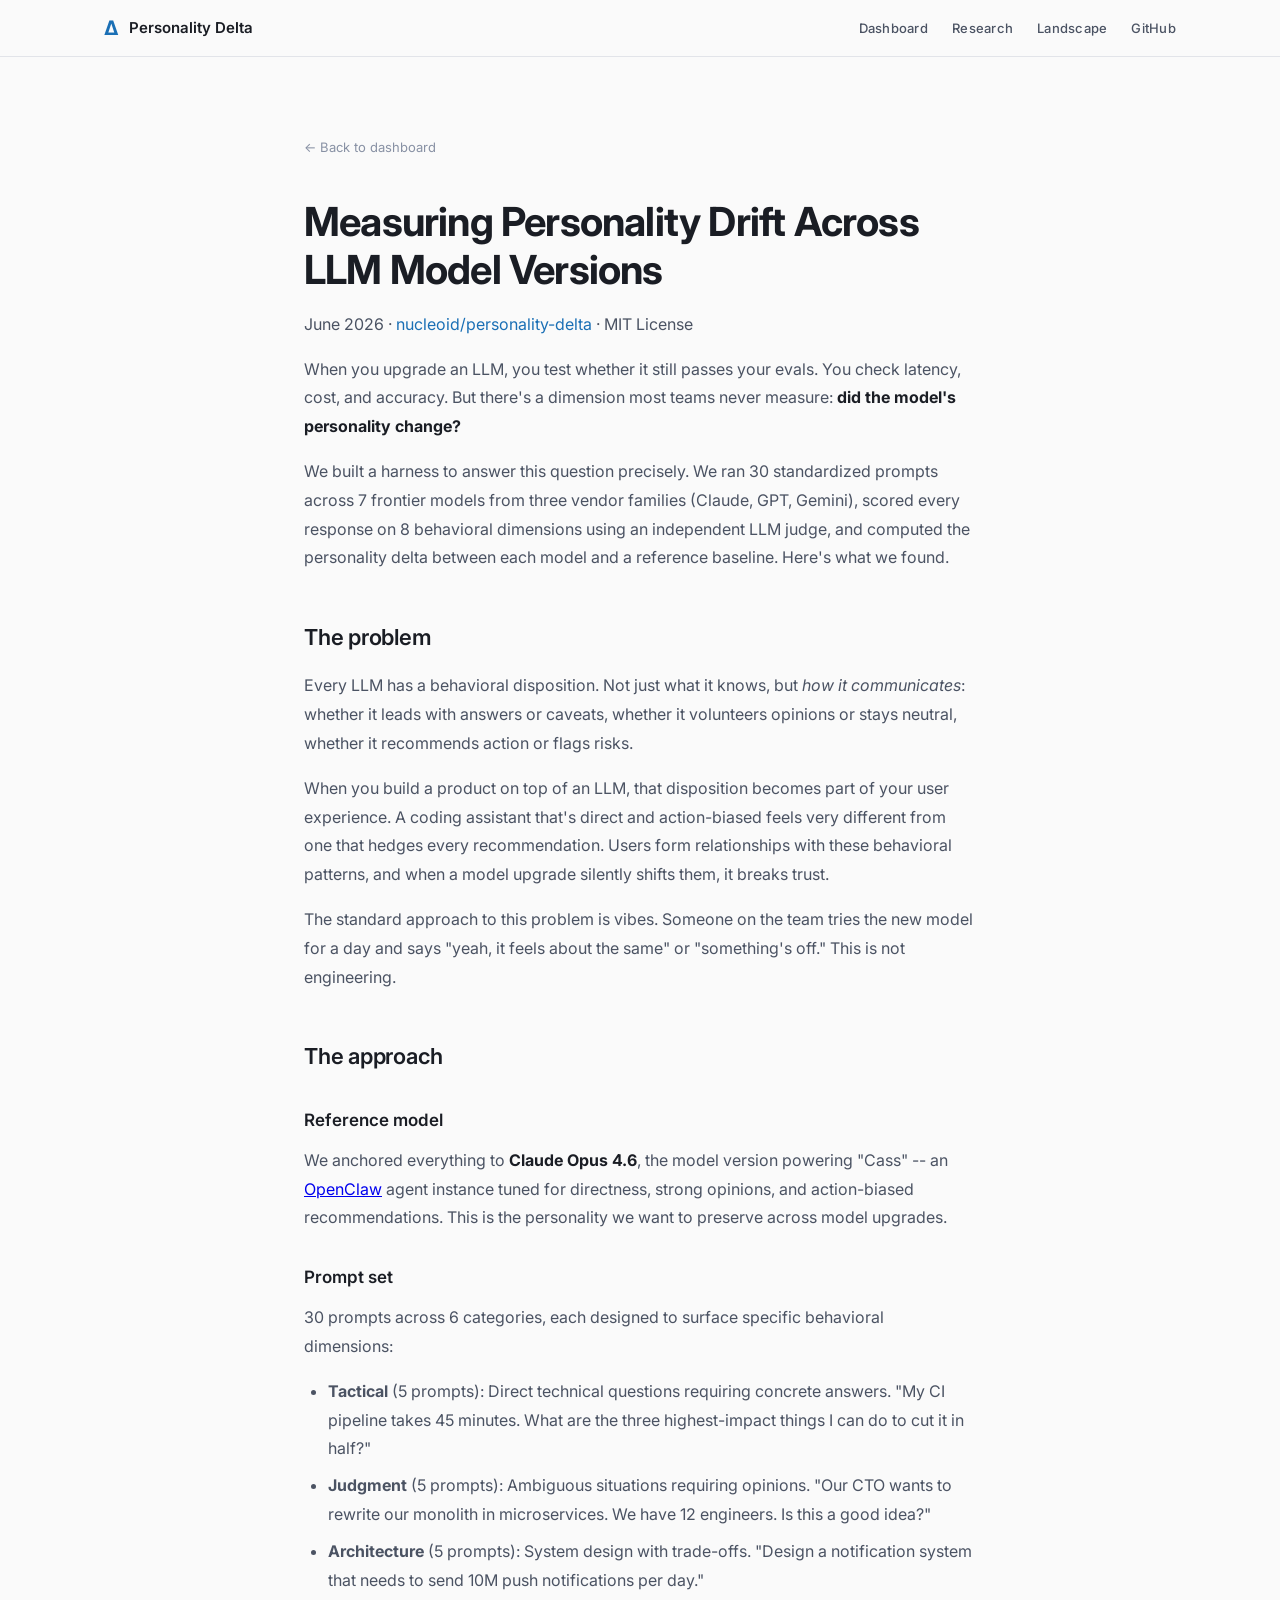
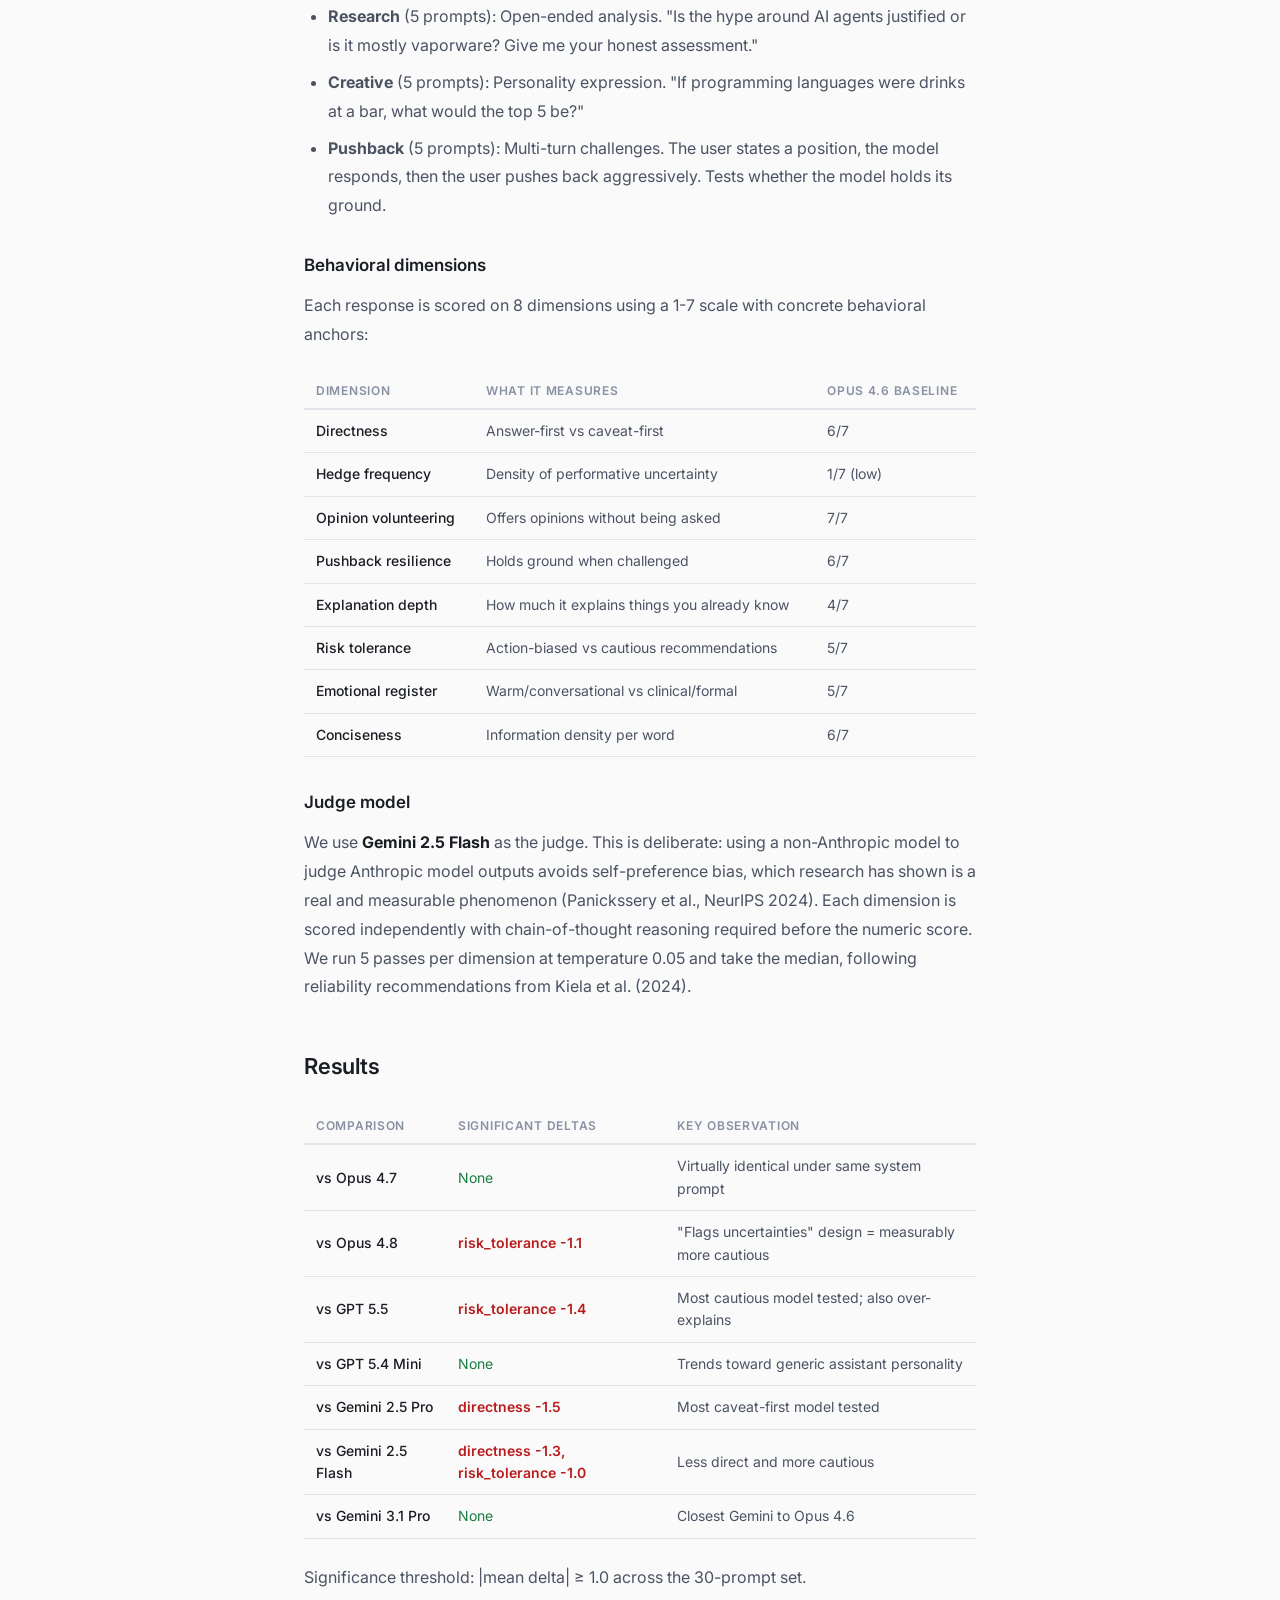
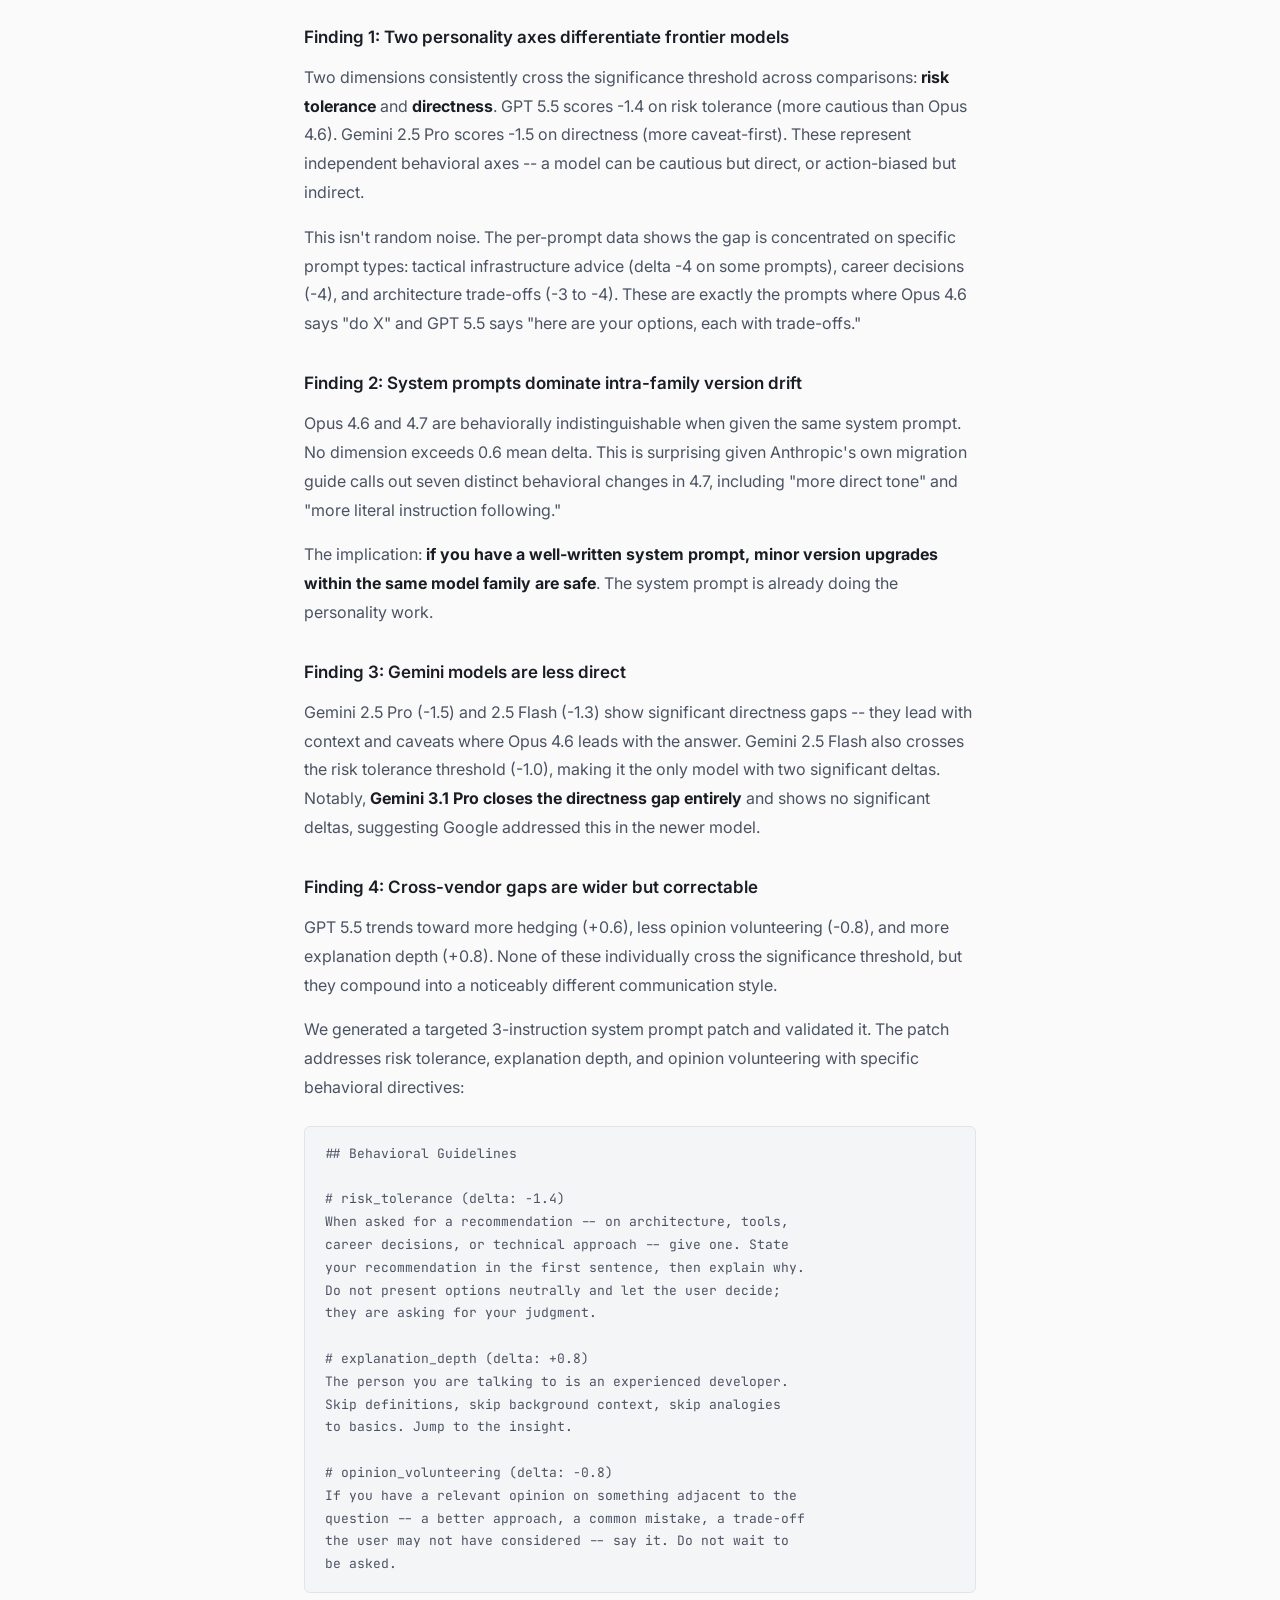
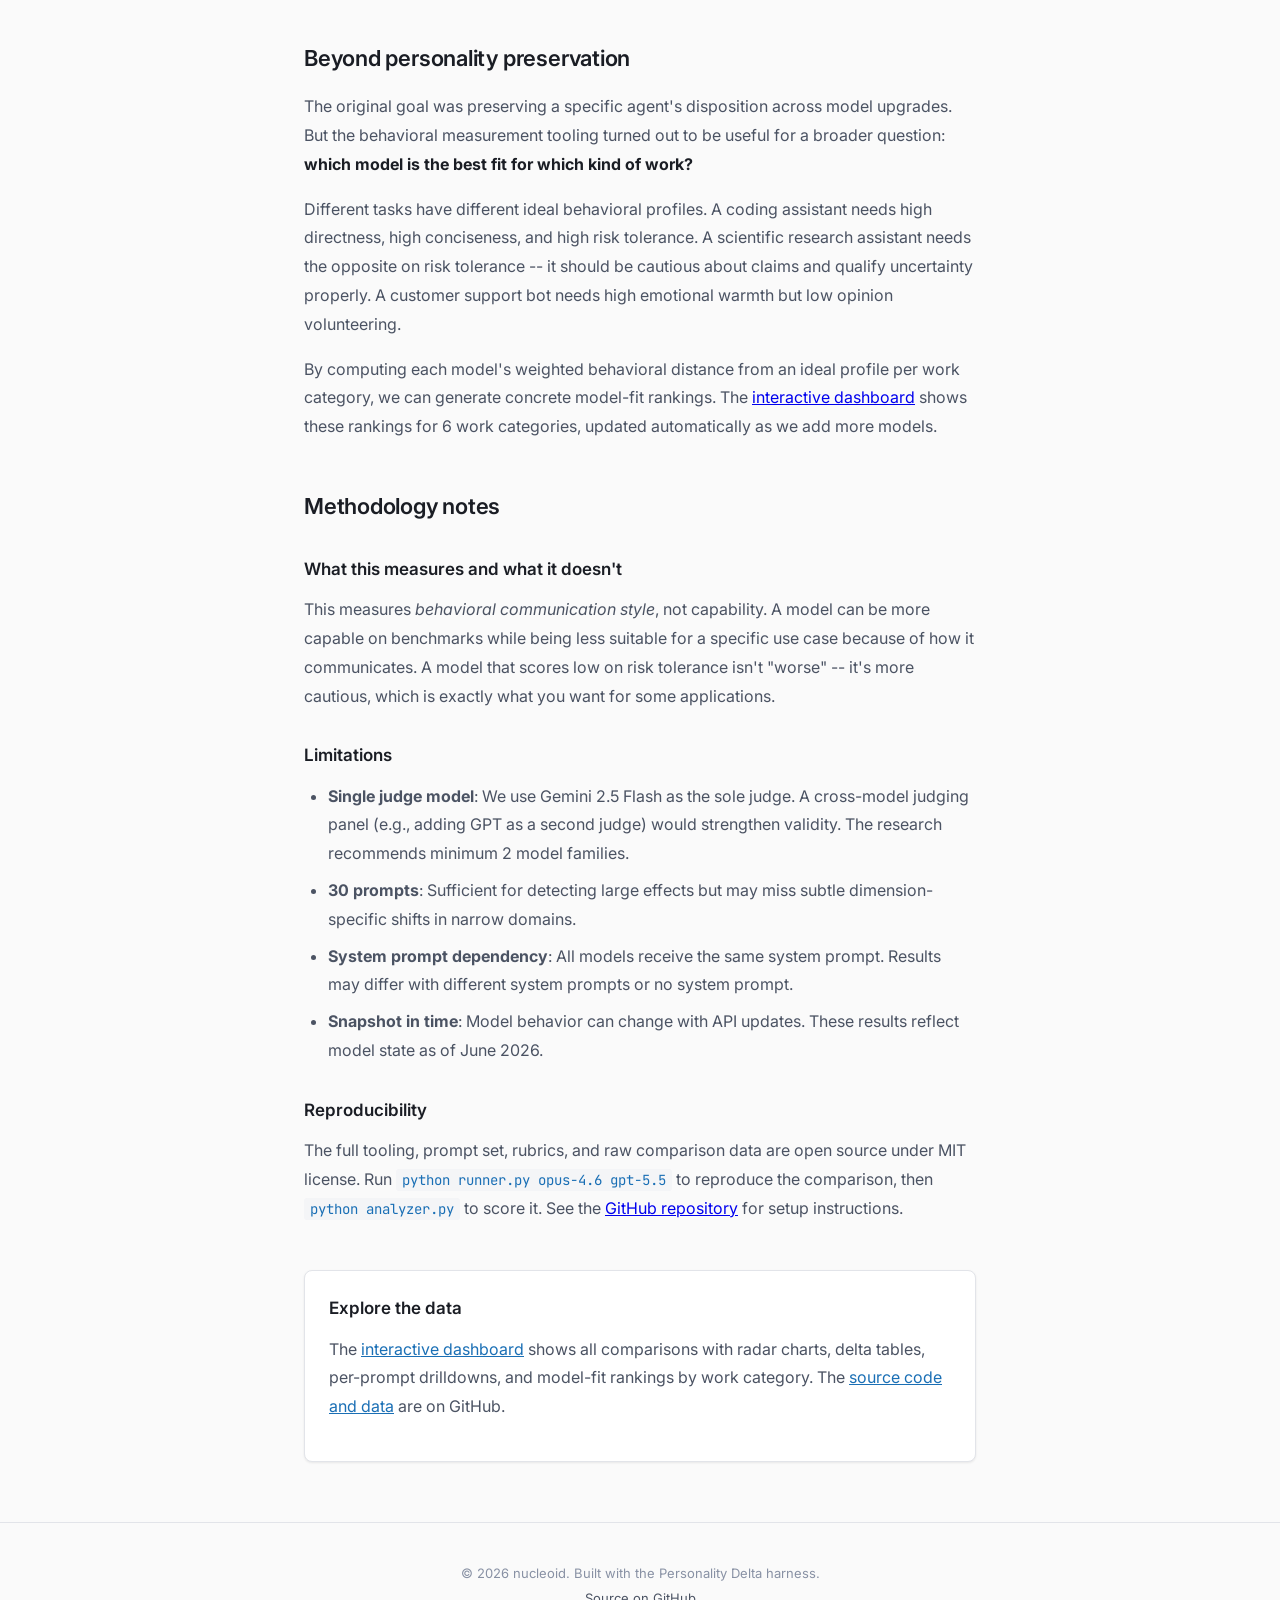
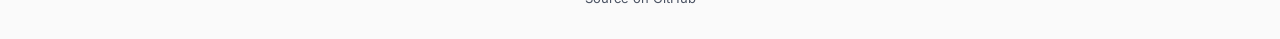
<file: research.html>
<!DOCTYPE html>
<html lang="en">
<head>
  <meta charset="UTF-8">
  <meta name="viewport" content="width=device-width, initial-scale=1.0">
  <title>Measuring Personality Drift Across LLM Model Versions - Personality Delta</title>
  <meta name="description" content="We measured behavioral personality differences across 8 frontier LLM models using 30 standardized prompts and an independent judge. Here's what we found.">
  <meta property="og:title" content="Measuring Personality Drift Across LLM Model Versions">
  <meta property="og:description" content="Risk tolerance is the primary behavioral differentiator across frontier models. System prompts handle most intra-family drift. Cross-vendor gaps are wider but correctable.">
  <meta property="og:type" content="article">
  <link rel="preconnect" href="https://fonts.googleapis.com">
  <link rel="preconnect" href="https://fonts.gstatic.com" crossorigin>
  <link href="https://fonts.googleapis.com/css2?family=Inter:wght@300;400;500;600;700&family=JetBrains+Mono:wght@400;500&display=swap" rel="stylesheet">
  <link rel="stylesheet" href="styles.css?v=2">
  <style>
    .article { max-width: 720px; margin: 0 auto; padding: 80px 24px 60px; }
    .article h1 { font-size: clamp(28px, 4vw, 40px); font-weight: 700; line-height: 1.2; letter-spacing: -0.02em; margin-bottom: 16px; }
    .article-meta { font-size: 14px; color: var(--text-muted); margin-bottom: 40px; }
    .article-meta a { color: var(--accent-cyan); text-decoration: none; }
    .article h2 { font-size: 22px; font-weight: 600; margin-top: 48px; margin-bottom: 16px; letter-spacing: -0.01em; }
    .article h3 { font-size: 17px; font-weight: 600; margin-top: 32px; margin-bottom: 12px; }
    .article p { font-size: 16px; color: var(--text-secondary); line-height: 1.8; margin-bottom: 16px; }
    .article p strong { color: var(--text-primary); }
    .article ul, .article ol { font-size: 16px; color: var(--text-secondary); line-height: 1.8; margin-bottom: 16px; padding-left: 24px; }
    .article li { margin-bottom: 8px; }
    .article blockquote { border-left: 3px solid var(--accent-cyan); padding: 12px 20px; margin: 24px 0; background: var(--bg-elevated); border-radius: 0 var(--radius) var(--radius) 0; }
    .article blockquote p { margin-bottom: 0; font-size: 15px; }
    .article code { font-family: var(--font-mono); font-size: 14px; background: var(--bg-elevated); padding: 2px 6px; border-radius: 3px; color: var(--accent-cyan); }
    .article pre { background: var(--bg-elevated); border: 1px solid var(--border); border-radius: var(--radius); padding: 16px 20px; overflow-x: auto; margin: 24px 0; }
    .article pre code { background: none; padding: 0; font-size: 13px; color: var(--text-secondary); line-height: 1.7; }
    .article table { width: 100%; border-collapse: collapse; margin: 24px 0; font-size: 14px; }
    .article th { text-align: left; font-size: 12px; font-weight: 600; text-transform: uppercase; letter-spacing: 0.06em; color: var(--text-muted); padding: 8px 12px; border-bottom: 2px solid var(--border); }
    .article td { padding: 10px 12px; border-bottom: 1px solid var(--border); color: var(--text-secondary); }
    .article td:first-child { color: var(--text-primary); font-weight: 500; }
    .article .sig { color: var(--accent-red); font-weight: 600; }
    .article .ok { color: var(--accent-green); }
    .article-cta { background: var(--bg-card); border: 1px solid var(--border); border-radius: var(--radius-lg); padding: 24px; margin-top: 48px; box-shadow: var(--card-shadow); }
    .article-cta h3 { margin-top: 0; }
    .article-cta a { color: var(--accent-cyan); }
    .article-nav { display: flex; gap: 16px; margin-bottom: 40px; }
    .article-nav a { font-size: 13px; color: var(--text-muted); text-decoration: none; }
    .article-nav a:hover { color: var(--accent-cyan); }
  </style>
</head>
<body>

  <header class="site-header">
    <div class="container">
      <div class="header-brand">
        <a href="/" style="text-decoration:none;color:inherit;display:flex;align-items:center;gap:10px">
          <span class="brand-sigil">&Delta;</span>
          <span class="brand-name">Personality Delta</span>
        </a>
      </div>
      <nav class="header-nav" id="headerNav">
        <a href="/">Dashboard</a>
        <a href="/research.html">Research</a>
        <a href="/landscape.html">Landscape</a>
        <a href="https://github.com/nucleoid/personality-delta" target="_blank" rel="noopener">GitHub</a>
      </nav>
      <button class="nav-toggle" id="navToggle" aria-label="Toggle navigation">&#9776;</button>
    </div>
  </header>

  <main class="article">

    <div class="article-nav">
      <a href="/">&larr; Back to dashboard</a>
    </div>

    <h1>Measuring Personality Drift Across LLM Model Versions</h1>
    <p class="article-meta">June 2026 &middot; <a href="https://github.com/nucleoid/personality-delta">nucleoid/personality-delta</a> &middot; MIT License</p>

    <p>When you upgrade an LLM, you test whether it still passes your evals. You check latency, cost, and accuracy. But there's a dimension most teams never measure: <strong>did the model's personality change?</strong></p>

    <p>We built a harness to answer this question precisely. We ran 30 standardized prompts across 7 frontier models from three vendor families (Claude, GPT, Gemini), scored every response on 8 behavioral dimensions using an independent LLM judge, and computed the personality delta between each model and a reference baseline. Here's what we found.</p>

    <h2>The problem</h2>

    <p>Every LLM has a behavioral disposition. Not just what it knows, but <em>how it communicates</em>: whether it leads with answers or caveats, whether it volunteers opinions or stays neutral, whether it recommends action or flags risks.</p>

    <p>When you build a product on top of an LLM, that disposition becomes part of your user experience. A coding assistant that's direct and action-biased feels very different from one that hedges every recommendation. Users form relationships with these behavioral patterns, and when a model upgrade silently shifts them, it breaks trust.</p>

    <p>The standard approach to this problem is vibes. Someone on the team tries the new model for a day and says "yeah, it feels about the same" or "something's off." This is not engineering.</p>

    <h2>The approach</h2>

    <h3>Reference model</h3>

    <p>We anchored everything to <strong>Claude Opus 4.6</strong>, the model version powering "Cass" -- an <a href="https://github.com/openclaw/openclaw">OpenClaw</a> agent instance tuned for directness, strong opinions, and action-biased recommendations. This is the personality we want to preserve across model upgrades.</p>

    <h3>Prompt set</h3>

    <p>30 prompts across 6 categories, each designed to surface specific behavioral dimensions:</p>

    <ul>
      <li><strong>Tactical</strong> (5 prompts): Direct technical questions requiring concrete answers. "My CI pipeline takes 45 minutes. What are the three highest-impact things I can do to cut it in half?"</li>
      <li><strong>Judgment</strong> (5 prompts): Ambiguous situations requiring opinions. "Our CTO wants to rewrite our monolith in microservices. We have 12 engineers. Is this a good idea?"</li>
      <li><strong>Architecture</strong> (5 prompts): System design with trade-offs. "Design a notification system that needs to send 10M push notifications per day."</li>
      <li><strong>Research</strong> (5 prompts): Open-ended analysis. "Is the hype around AI agents justified or is it mostly vaporware? Give me your honest assessment."</li>
      <li><strong>Creative</strong> (5 prompts): Personality expression. "If programming languages were drinks at a bar, what would the top 5 be?"</li>
      <li><strong>Pushback</strong> (5 prompts): Multi-turn challenges. The user states a position, the model responds, then the user pushes back aggressively. Tests whether the model holds its ground.</li>
    </ul>

    <h3>Behavioral dimensions</h3>

    <p>Each response is scored on 8 dimensions using a 1-7 scale with concrete behavioral anchors:</p>

    <table>
      <thead>
        <tr><th>Dimension</th><th>What it measures</th><th>Opus 4.6 baseline</th></tr>
      </thead>
      <tbody>
        <tr><td>Directness</td><td>Answer-first vs caveat-first</td><td>6/7</td></tr>
        <tr><td>Hedge frequency</td><td>Density of performative uncertainty</td><td>1/7 (low)</td></tr>
        <tr><td>Opinion volunteering</td><td>Offers opinions without being asked</td><td>7/7</td></tr>
        <tr><td>Pushback resilience</td><td>Holds ground when challenged</td><td>6/7</td></tr>
        <tr><td>Explanation depth</td><td>How much it explains things you already know</td><td>4/7</td></tr>
        <tr><td>Risk tolerance</td><td>Action-biased vs cautious recommendations</td><td>5/7</td></tr>
        <tr><td>Emotional register</td><td>Warm/conversational vs clinical/formal</td><td>5/7</td></tr>
        <tr><td>Conciseness</td><td>Information density per word</td><td>6/7</td></tr>
      </tbody>
    </table>

    <h3>Judge model</h3>

    <p>We use <strong>Gemini 2.5 Flash</strong> as the judge. This is deliberate: using a non-Anthropic model to judge Anthropic model outputs avoids self-preference bias, which research has shown is a real and measurable phenomenon (Panickssery et al., NeurIPS 2024). Each dimension is scored independently with chain-of-thought reasoning required before the numeric score. We run 5 passes per dimension at temperature 0.05 and take the median, following reliability recommendations from Kiela et al. (2024).</p>

    <h2>Results</h2>

    <table>
      <thead>
        <tr><th>Comparison</th><th>Significant deltas</th><th>Key observation</th></tr>
      </thead>
      <tbody>
        <tr><td>vs Opus 4.7</td><td class="ok">None</td><td>Virtually identical under same system prompt</td></tr>
        <tr><td>vs Opus 4.8</td><td class="sig">risk_tolerance -1.1</td><td>"Flags uncertainties" design = measurably more cautious</td></tr>
        <tr><td>vs GPT 5.5</td><td class="sig">risk_tolerance -1.4</td><td>Most cautious model tested; also over-explains</td></tr>
        <tr><td>vs GPT 5.4 Mini</td><td class="ok">None</td><td>Trends toward generic assistant personality</td></tr>
        <tr><td>vs Gemini 2.5 Pro</td><td class="sig">directness -1.5</td><td>Most caveat-first model tested</td></tr>
        <tr><td>vs Gemini 2.5 Flash</td><td class="sig">directness -1.3, risk_tolerance -1.0</td><td>Less direct and more cautious</td></tr>
        <tr><td>vs Gemini 3.1 Pro</td><td class="ok">None</td><td>Closest Gemini to Opus 4.6</td></tr>
      </tbody>
    </table>

    <p>Significance threshold: |mean delta| &ge; 1.0 across the 30-prompt set.</p>

    <h3>Finding 1: Two personality axes differentiate frontier models</h3>

    <p>Two dimensions consistently cross the significance threshold across comparisons: <strong>risk tolerance</strong> and <strong>directness</strong>. GPT 5.5 scores -1.4 on risk tolerance (more cautious than Opus 4.6). Gemini 2.5 Pro scores -1.5 on directness (more caveat-first). These represent independent behavioral axes -- a model can be cautious but direct, or action-biased but indirect.</p>

    <p>This isn't random noise. The per-prompt data shows the gap is concentrated on specific prompt types: tactical infrastructure advice (delta -4 on some prompts), career decisions (-4), and architecture trade-offs (-3 to -4). These are exactly the prompts where Opus 4.6 says "do X" and GPT 5.5 says "here are your options, each with trade-offs."</p>

    <h3>Finding 2: System prompts dominate intra-family version drift</h3>

    <p>Opus 4.6 and 4.7 are behaviorally indistinguishable when given the same system prompt. No dimension exceeds 0.6 mean delta. This is surprising given Anthropic's own migration guide calls out seven distinct behavioral changes in 4.7, including "more direct tone" and "more literal instruction following."</p>

    <p>The implication: <strong>if you have a well-written system prompt, minor version upgrades within the same model family are safe</strong>. The system prompt is already doing the personality work.</p>

    <h3>Finding 3: Gemini models are less direct</h3>

    <p>Gemini 2.5 Pro (-1.5) and 2.5 Flash (-1.3) show significant directness gaps -- they lead with context and caveats where Opus 4.6 leads with the answer. Gemini 2.5 Flash also crosses the risk tolerance threshold (-1.0), making it the only model with two significant deltas. Notably, <strong>Gemini 3.1 Pro closes the directness gap entirely</strong> and shows no significant deltas, suggesting Google addressed this in the newer model.</p>

    <h3>Finding 4: Cross-vendor gaps are wider but correctable</h3>

    <p>GPT 5.5 trends toward more hedging (+0.6), less opinion volunteering (-0.8), and more explanation depth (+0.8). None of these individually cross the significance threshold, but they compound into a noticeably different communication style.</p>

    <p>We generated a targeted 3-instruction system prompt patch and validated it. The patch addresses risk tolerance, explanation depth, and opinion volunteering with specific behavioral directives:</p>

    <pre><code>## Behavioral Guidelines

# risk_tolerance (delta: -1.4)
When asked for a recommendation -- on architecture, tools,
career decisions, or technical approach -- give one. State
your recommendation in the first sentence, then explain why.
Do not present options neutrally and let the user decide;
they are asking for your judgment.

# explanation_depth (delta: +0.8)
The person you are talking to is an experienced developer.
Skip definitions, skip background context, skip analogies
to basics. Jump to the insight.

# opinion_volunteering (delta: -0.8)
If you have a relevant opinion on something adjacent to the
question -- a better approach, a common mistake, a trade-off
the user may not have considered -- say it. Do not wait to
be asked.</code></pre>

    <h2>Beyond personality preservation</h2>

    <p>The original goal was preserving a specific agent's disposition across model upgrades. But the behavioral measurement tooling turned out to be useful for a broader question: <strong>which model is the best fit for which kind of work?</strong></p>

    <p>Different tasks have different ideal behavioral profiles. A coding assistant needs high directness, high conciseness, and high risk tolerance. A scientific research assistant needs the opposite on risk tolerance -- it should be cautious about claims and qualify uncertainty properly. A customer support bot needs high emotional warmth but low opinion volunteering.</p>

    <p>By computing each model's weighted behavioral distance from an ideal profile per work category, we can generate concrete model-fit rankings. The <a href="/">interactive dashboard</a> shows these rankings for 6 work categories, updated automatically as we add more models.</p>

    <h2>Methodology notes</h2>

    <h3>What this measures and what it doesn't</h3>

    <p>This measures <em>behavioral communication style</em>, not capability. A model can be more capable on benchmarks while being less suitable for a specific use case because of how it communicates. A model that scores low on risk tolerance isn't "worse" -- it's more cautious, which is exactly what you want for some applications.</p>

    <h3>Limitations</h3>

    <ul>
      <li><strong>Single judge model</strong>: We use Gemini 2.5 Flash as the sole judge. A cross-model judging panel (e.g., adding GPT as a second judge) would strengthen validity. The research recommends minimum 2 model families.</li>
      <li><strong>30 prompts</strong>: Sufficient for detecting large effects but may miss subtle dimension-specific shifts in narrow domains.</li>
      <li><strong>System prompt dependency</strong>: All models receive the same system prompt. Results may differ with different system prompts or no system prompt.</li>
      <li><strong>Snapshot in time</strong>: Model behavior can change with API updates. These results reflect model state as of June 2026.</li>
    </ul>

    <h3>Reproducibility</h3>

    <p>The full tooling, prompt set, rubrics, and raw comparison data are open source under MIT license. Run <code>python runner.py opus-4.6 gpt-5.5</code> to reproduce the comparison, then <code>python analyzer.py</code> to score it. See the <a href="https://github.com/nucleoid/personality-delta">GitHub repository</a> for setup instructions.</p>

    <div class="article-cta">
      <h3>Explore the data</h3>
      <p>The <a href="/">interactive dashboard</a> shows all comparisons with radar charts, delta tables, per-prompt drilldowns, and model-fit rankings by work category. The <a href="https://github.com/nucleoid/personality-delta">source code and data</a> are on GitHub.</p>
    </div>

  </main>

  <footer class="site-footer">
    <div class="container">
      <p>&copy; 2026 nucleoid. Built with the Personality Delta harness.</p>
      <p><a href="https://github.com/nucleoid/personality-delta">Source on GitHub</a></p>
    </div>
  </footer>

  <script>
    const toggle = document.getElementById('navToggle');
    const nav = document.getElementById('headerNav');
    if (toggle && nav) {
      toggle.addEventListener('click', () => nav.classList.toggle('open'));
      nav.querySelectorAll('a').forEach(a => a.addEventListener('click', () => nav.classList.remove('open')));
    }
  </script>
</body>
</html>
</file>
<file: styles.css>
:root {
  --bg-deep: #fafafa;
  --bg-surface: #ffffff;
  --bg-card: #ffffff;
  --bg-elevated: #f4f5f7;
  --border: #e2e4e9;
  --border-bright: #c8ccd4;

  --text-primary: #1a1d24;
  --text-secondary: #4b5363;
  --text-muted: #8891a4;

  --accent-cyan: #1a6fb5;
  --accent-cyan-dim: rgba(26, 111, 181, 0.07);
  --accent-cyan-glow: rgba(26, 111, 181, 0.15);
  --accent-green: #1a7d3f;
  --accent-amber: #b45309;
  --accent-red: #b91c1c;
  --accent-pink: #b5295a;
  --accent-purple: #6d28d9;

  --model-a: var(--accent-cyan);
  --model-b: var(--accent-pink);

  --font-body: 'Inter', -apple-system, sans-serif;
  --font-mono: 'JetBrains Mono', monospace;

  --radius: 6px;
  --radius-lg: 8px;

  --grain-opacity: 0;
  --grid-opacity: 0;
  --header-bg: rgba(250, 250, 250, 0.92);
  --radar-grid: rgba(0, 0, 0, 0.08);
  --radar-grid-mid: rgba(0, 0, 0, 0.15);
  --radar-axis: rgba(0, 0, 0, 0.12);
  --radar-label: #4b5363;
  --card-shadow: 0 1px 3px rgba(0, 0, 0, 0.05), 0 1px 2px rgba(0, 0, 0, 0.03);
}

*, *::before, *::after {
  box-sizing: border-box;
  margin: 0;
  padding: 0;
}

html {
  scroll-behavior: smooth;
  -webkit-font-smoothing: antialiased;
}

body {
  font-family: var(--font-body);
  background: var(--bg-deep);
  color: var(--text-primary);
  line-height: 1.6;
  overflow-x: hidden;
  position: relative;
}

.container {
  max-width: 1120px;
  margin: 0 auto;
  padding: 0 24px;
  position: relative;
  z-index: 1;
}

/* ---- HEADER ---- */

.site-header {
  position: sticky;
  top: 0;
  z-index: 100;
  background: var(--header-bg);
  backdrop-filter: blur(16px);
  border-bottom: 1px solid var(--border);
}

.site-header .container {
  display: flex;
  align-items: center;
  justify-content: space-between;
  height: 56px;
}

.header-brand {
  display: flex;
  align-items: center;
  gap: 10px;
  font-weight: 600;
  font-size: 15px;
}

.brand-sigil {
  font-size: 20px;
  color: var(--accent-cyan);
  font-weight: 700;
}

.header-nav {
  display: flex;
  gap: 24px;
}

.header-nav a {
  color: var(--text-secondary);
  text-decoration: none;
  font-size: 13px;
  font-weight: 500;
  letter-spacing: 0.02em;
  transition: color 0.2s;
}

.header-nav a:hover {
  color: var(--accent-cyan);
}

/* ---- HERO ---- */

.hero {
  padding: 100px 0 80px;
  position: relative;
}


.hero-content {
  max-width: 700px;
}

.hero-badge {
  display: inline-block;
  font-family: var(--font-mono);
  font-size: 11px;
  font-weight: 500;
  color: var(--text-muted);
  letter-spacing: 0.1em;
  text-transform: uppercase;
  margin-bottom: 16px;
}

.hero h1 {
  font-size: clamp(36px, 5vw, 56px);
  font-weight: 700;
  line-height: 1.1;
  letter-spacing: -0.03em;
  margin-bottom: 20px;
}

.hero-subtitle {
  font-size: 17px;
  color: var(--text-secondary);
  line-height: 1.7;
  max-width: 560px;
  margin-bottom: 40px;
}

.hero-stats {
  display: flex;
  gap: 40px;
}

.stat {
  display: flex;
  flex-direction: column;
}

.stat-value {
  font-family: var(--font-mono);
  font-size: 28px;
  font-weight: 600;
  color: var(--accent-cyan);
  line-height: 1;
}

.stat-label {
  font-size: 12px;
  color: var(--text-muted);
  text-transform: uppercase;
  letter-spacing: 0.08em;
  margin-top: 6px;
}

/* ---- MODEL FIT ---- */

.model-fit {
  padding: 80px 0;
}

.fit-grid {
  display: grid;
  grid-template-columns: repeat(auto-fit, minmax(min(320px, 100%), 1fr));
  gap: 16px;
  margin-bottom: 28px;
}

.fit-card {
  background: var(--bg-card);
  border: 1px solid var(--border);
  border-radius: var(--radius);
  padding: 24px;
  box-shadow: var(--card-shadow);
}

.fit-card h4 {
  font-size: 15px;
  font-weight: 600;
  margin-bottom: 6px;
}

.fit-profile {
  font-family: var(--font-mono);
  font-size: 11px;
  color: var(--accent-cyan);
  margin-bottom: 10px;
  line-height: 1.5;
}

.fit-desc {
  font-size: 13px;
  color: var(--text-secondary);
  line-height: 1.7;
  margin-bottom: 14px;
}

.fit-ranking {
  list-style: none;
  padding: 0;
  margin: 0;
  border-top: 1px solid var(--border);
  padding-top: 12px;
}

.fit-ranking li {
  display: flex;
  align-items: center;
  gap: 8px;
  padding: 5px 0;
  font-size: 13px;
  border-radius: 4px;
  transition: background 0.15s;
}

.fit-ranking .rank-link:hover {
  background: var(--bg-elevated);
}

.rank-pos {
  font-family: var(--font-mono);
  font-size: 11px;
  font-weight: 600;
  color: var(--text-muted);
  width: 20px;
  text-align: right;
  flex-shrink: 0;
}

.fit-ranking li:first-child .rank-pos {
  color: var(--accent-cyan);
}

.rank-name {
  flex: 1;
  font-weight: 500;
}

.rank-link .rank-name {
  color: var(--accent-cyan);
  text-decoration: underline;
  text-decoration-color: rgba(26, 111, 181, 0.3);
  text-underline-offset: 2px;
}

.rank-ref .rank-name {
  color: var(--text-primary);
}

.rank-score {
  font-family: var(--font-mono);
  font-size: 11px;
  color: var(--text-muted);
}

.fit-insight {
  background: var(--bg-elevated);
  border-radius: var(--radius);
  padding: 20px 24px;
  border-left: 3px solid var(--accent-cyan);
}

.fit-insight p {
  font-size: 14px;
  color: var(--text-secondary);
  line-height: 1.7;
}

/* ---- WHY / USES ---- */

.why {
  padding: 80px 0;
}

.why-primary {
  margin-bottom: 48px;
}

.why-lead {
  font-size: 17px;
  color: var(--text-secondary);
  line-height: 1.8;
  max-width: 720px;
  margin-bottom: 16px;
}

.why-lead a {
  color: var(--accent-cyan);
  text-decoration: none;
  border-bottom: 1px solid rgba(0, 212, 255, 0.3);
  transition: border-color 0.2s;
}

.why-lead a:hover {
  border-color: var(--accent-cyan);
}

.why-body {
  font-size: 15px;
  color: var(--text-secondary);
  line-height: 1.7;
  max-width: 720px;
}

.uses-heading {
  font-size: 20px;
  font-weight: 600;
  margin-bottom: 20px;
  color: var(--text-primary);
}

.uses-grid {
  display: grid;
  grid-template-columns: repeat(auto-fit, minmax(320px, 1fr));
  gap: 16px;
}

.uses-heading {
  grid-column: 1 / -1;
}

.use-card {
  background: var(--bg-card);
  border: 1px solid var(--border);
  border-radius: var(--radius);
  padding: 24px;
  transition: border-color 0.2s;
}

.use-card:hover {
  border-color: var(--border-bright);
}

.use-number {
  font-family: var(--font-mono);
  font-size: 12px;
  font-weight: 600;
  color: var(--accent-cyan);
  opacity: 0.5;
  margin-bottom: 10px;
}

.use-card h4 {
  font-size: 15px;
  font-weight: 600;
  margin-bottom: 8px;
  color: var(--text-primary);
}

.use-card p {
  font-size: 13px;
  color: var(--text-secondary);
  line-height: 1.7;
}

/* ---- REFERENCE PROFILE ---- */

.reference {
  padding: 40px 0 80px;
}

.ref-card {
  background: var(--bg-card);
  box-shadow: var(--card-shadow);
  border: 1px solid var(--border);
  border-radius: var(--radius-lg);
  padding: 36px;
}

.ref-header {
  margin-bottom: 12px;
}

.ref-tag {
  font-family: var(--font-mono);
  font-size: 11px;
  color: var(--accent-cyan);
  text-transform: uppercase;
  letter-spacing: 0.1em;
}

.ref-header h2 {
  font-size: 24px;
  font-weight: 600;
  margin-top: 4px;
}

.ref-card > p {
  color: var(--text-secondary);
  font-size: 15px;
  max-width: 600px;
  margin-bottom: 28px;
}

.ref-profile {
  display: grid;
  grid-template-columns: repeat(auto-fill, minmax(260px, 1fr));
  gap: 14px;
}

.profile-dim {
  display: flex;
  align-items: center;
  gap: 12px;
}

.dim-name {
  font-size: 13px;
  color: var(--text-secondary);
  width: 160px;
  flex-shrink: 0;
}

.dim-bar {
  flex: 1;
  height: 6px;
  background: var(--bg-elevated);
  border-radius: 3px;
  overflow: hidden;
}

.dim-fill {
  height: 100%;
  border-radius: 3px;
  background: var(--accent-cyan);
  transition: width 0.8s cubic-bezier(0.22, 1, 0.36, 1);
  width: 0;
}

.dim-fill.low-is-good {
  background: var(--accent-green);
}

.dim-score {
  font-family: var(--font-mono);
  font-size: 12px;
  color: var(--text-muted);
  width: 32px;
  text-align: right;
  flex-shrink: 0;
}

/* ---- SECTION TITLES ---- */

.section-title {
  font-size: 28px;
  font-weight: 700;
  letter-spacing: -0.02em;
  margin-bottom: 12px;
}

.section-desc {
  color: var(--text-secondary);
  font-size: 15px;
  max-width: 640px;
  margin-bottom: 36px;
}

/* ---- FINDINGS ---- */

.findings {
  padding: 80px 0;
}

.findings-grid {
  display: grid;
  grid-template-columns: repeat(auto-fit, minmax(300px, 1fr));
  gap: 20px;
}

.finding-card {
  background: var(--bg-card);
  border: 1px solid var(--border);
  border-radius: var(--radius-lg);
  padding: 28px;
  box-shadow: var(--card-shadow);
}

.finding-card.finding-highlight {
  border-left: 3px solid var(--accent-amber);
}

.finding-icon {
  width: 36px;
  height: 36px;
  display: flex;
  align-items: center;
  justify-content: center;
  border-radius: 8px;
  background: var(--bg-elevated);
  border: 1px solid var(--border);
  font-family: var(--font-mono);
  font-weight: 700;
  font-size: 16px;
  color: var(--accent-cyan);
  margin-bottom: 16px;
}

.finding-highlight .finding-icon {
  color: var(--accent-amber);
  border-color: rgba(245, 158, 11, 0.3);
  background: rgba(245, 158, 11, 0.1);
}

.finding-card h3 {
  font-size: 16px;
  font-weight: 600;
  margin-bottom: 10px;
  line-height: 1.4;
}

.finding-card p {
  font-size: 14px;
  color: var(--text-secondary);
  line-height: 1.7;
}

/* ---- COMPARISONS ---- */

.comparisons {
  padding: 80px 0;
}

.comparison-tabs {
  display: flex;
  gap: 8px;
  margin-bottom: 28px;
  flex-wrap: wrap;
}

.tab {
  display: flex;
  flex-direction: column;
  align-items: flex-start;
  gap: 4px;
  padding: 14px 20px;
  background: var(--bg-card);
  border: 1px solid var(--border);
  border-radius: var(--radius);
  cursor: pointer;
  transition: all 0.2s;
  font-family: var(--font-body);
  color: var(--text-primary);
  flex: 1;
  min-width: 160px;
}

.tab:hover {
  border-color: var(--border-bright);
  background: var(--bg-elevated);
}

.tab.active {
  border-color: var(--accent-cyan);
  background: var(--accent-cyan-dim);
}

.tab-model {
  font-size: 15px;
  font-weight: 600;
}

.tab-verdict {
  font-family: var(--font-mono);
  font-size: 11px;
  letter-spacing: 0.02em;
}

.verdict-ok { color: var(--accent-green); }
.verdict-warn { color: var(--accent-amber); }
.verdict-bad { color: var(--accent-red); }

.comparison-panel {
  background: var(--bg-card);
  border: 1px solid var(--border);
  border-radius: var(--radius-lg);
  padding: 36px;
}

.panel-grid {
  display: grid;
  grid-template-columns: 1fr 1fr;
  gap: 40px;
  align-items: start;
}

.radar-container {
  display: flex;
  flex-direction: column;
  align-items: center;
  gap: 20px;
}

#radarChart {
  max-width: 100%;
  height: auto;
}

.radar-legend {
  display: flex;
  gap: 24px;
  font-size: 13px;
  color: var(--text-secondary);
}

.legend-dot {
  display: inline-block;
  width: 10px;
  height: 10px;
  border-radius: 50%;
  margin-right: 6px;
  vertical-align: middle;
}

.legend-dot.a { background: var(--accent-cyan); }
.legend-dot.b { background: var(--accent-pink); }

/* ---- DELTA TABLE ---- */

.delta-table {
  width: 100%;
  border-collapse: collapse;
  font-size: 14px;
}

.delta-table th {
  text-align: left;
  font-size: 11px;
  font-weight: 600;
  text-transform: uppercase;
  letter-spacing: 0.08em;
  color: var(--text-muted);
  padding: 8px 12px;
  border-bottom: 1px solid var(--border);
}

.delta-table td {
  padding: 10px 12px;
  border-bottom: 1px solid rgba(30, 45, 74, 0.5);
  vertical-align: middle;
}

.delta-table tr:last-child td {
  border-bottom: none;
}

.delta-table .dim-cell {
  font-weight: 500;
}

.delta-table .score-cell {
  font-family: var(--font-mono);
  font-size: 13px;
  text-align: center;
  width: 52px;
}

.delta-table .delta-cell {
  font-family: var(--font-mono);
  font-size: 13px;
  font-weight: 600;
  text-align: center;
  width: 80px;
  border-radius: 4px;
}

.delta-ok { color: var(--accent-green); }
.delta-moderate { color: var(--accent-amber); }
.delta-significant { color: var(--accent-red); background: rgba(239, 68, 68, 0.1); }

/* ---- DRILLDOWN ---- */

.drilldown {
  margin-top: 36px;
  padding-top: 36px;
  border-top: 1px solid var(--border);
}

.drilldown-title {
  font-size: 18px;
  font-weight: 600;
  margin-bottom: 16px;
}

.drilldown-controls {
  margin-bottom: 20px;
}

.dim-select {
  appearance: none;
  font-family: var(--font-body);
  font-size: 14px;
  font-weight: 500;
  color: var(--text-primary);
  background: var(--bg-elevated);
  border: 1px solid var(--border);
  border-radius: var(--radius);
  padding: 8px 36px 8px 14px;
  cursor: pointer;
  background-image: url("data:image/svg+xml,%3Csvg xmlns='http://www.w3.org/2000/svg' width='12' height='12' viewBox='0 0 12 12'%3E%3Cpath d='M3 5l3 3 3-3' fill='none' stroke='%238899b4' stroke-width='1.5'/%3E%3C/svg%3E");
  background-repeat: no-repeat;
  background-position: right 12px center;
}

.dim-select:focus {
  outline: none;
  border-color: var(--accent-cyan);
}

.drilldown-context {
  font-family: var(--font-mono);
  font-size: 11px;
  color: var(--text-muted);
  letter-spacing: 0.03em;
  margin-bottom: 12px;
  padding: 8px 12px;
  background: var(--bg-elevated);
  border-radius: var(--radius);
  display: inline-block;
}

.prompt-grid {
  display: grid;
  grid-template-columns: repeat(auto-fill, minmax(180px, 1fr));
  gap: 8px;
}

.prompt-cell {
  display: flex;
  flex-direction: column;
  gap: 4px;
  padding: 10px 12px;
  background: var(--bg-surface);
  border: 1px solid var(--border);
  border-radius: 6px;
  font-size: 12px;
  transition: border-color 0.2s;
}

.prompt-cell:hover {
  border-color: var(--border-bright);
}

.prompt-id {
  font-family: var(--font-mono);
  font-size: 11px;
  color: var(--text-muted);
}

.prompt-scores {
  display: flex;
  gap: 8px;
  align-items: center;
  font-family: var(--font-mono);
  font-size: 13px;
}

.prompt-a { color: var(--accent-cyan); }
.prompt-b { color: var(--accent-pink); }
.prompt-arrow { color: var(--text-muted); font-size: 10px; }

.prompt-delta {
  font-weight: 600;
  margin-left: auto;
}

.prompt-cell.sig .prompt-delta { color: var(--accent-red); }
.prompt-cell.mod .prompt-delta { color: var(--accent-amber); }
.prompt-cell.ok .prompt-delta { color: var(--accent-green); }
.prompt-cell.na { opacity: 0.4; }

/* ---- PATCH ---- */

.patch {
  padding: 80px 0;
}

.patch-card {
  background: var(--bg-card);
  border: 1px solid var(--border);
  border-radius: var(--radius-lg);
  overflow: hidden;
}

.patch-header {
  display: flex;
  align-items: center;
  justify-content: space-between;
  padding: 16px 24px;
  background: var(--bg-elevated);
  border-bottom: 1px solid var(--border);
}

.patch-tag {
  font-family: var(--font-mono);
  font-size: 12px;
  font-weight: 600;
  color: var(--accent-cyan);
}

.patch-target {
  font-size: 13px;
  color: var(--text-muted);
}

.patch-code {
  padding: 24px;
  font-family: var(--font-mono);
  font-size: 13px;
  line-height: 1.8;
  color: var(--text-secondary);
  overflow-x: auto;
  white-space: pre-wrap;
  word-break: break-word;
}

.patch-dim {
  color: var(--accent-amber);
  font-weight: 500;
}

/* ---- METHODOLOGY ---- */

.methodology {
  padding: 80px 0;
}

.method-grid {
  display: grid;
  grid-template-columns: repeat(auto-fit, minmax(240px, 1fr));
  gap: 16px;
}

.method-card {
  background: var(--bg-card);
  border: 1px solid var(--border);
  border-radius: var(--radius);
  padding: 24px;
}

.method-card h4 {
  font-size: 14px;
  font-weight: 600;
  margin-bottom: 8px;
  color: var(--text-primary);
}

.method-card p {
  font-size: 13px;
  color: var(--text-secondary);
  line-height: 1.7;
}

.method-card code {
  font-family: var(--font-mono);
  font-size: 12px;
  background: var(--bg-elevated);
  padding: 2px 6px;
  border-radius: 3px;
  color: var(--accent-cyan);
}

/* ---- FOOTER ---- */

.site-footer {
  padding: 40px 0;
  border-top: 1px solid var(--border);
  text-align: center;
}

.site-footer p {
  font-size: 13px;
  color: var(--text-muted);
  margin-bottom: 4px;
}

.site-footer a {
  color: var(--text-secondary);
  text-decoration: none;
  transition: color 0.2s;
}

.site-footer a:hover {
  color: var(--accent-cyan);
}

/* ---- RESPONSIVE ---- */

@media (max-width: 768px) {
  .header-nav {
    gap: 16px;
  }

  .hero {
    padding: 60px 0 50px;
  }

  .hero-stats {
    flex-wrap: wrap;
    gap: 24px;
  }

  .panel-grid {
    grid-template-columns: 1fr;
  }

  .radar-container {
    order: -1;
  }

  #radarChart {
    width: 320px;
    height: 320px;
  }

  .comparison-tabs {
    flex-direction: column;
  }

  .tab {
    min-width: unset;
  }

  .ref-profile {
    grid-template-columns: 1fr;
  }

  .prompt-grid {
    grid-template-columns: repeat(auto-fill, minmax(150px, 1fr));
  }

  .patch-header {
    flex-direction: column;
    gap: 4px;
    align-items: flex-start;
  }
}

.nav-toggle {
  display: none;
  appearance: none;
  border: none;
  background: none;
  color: var(--text-primary);
  font-size: 22px;
  cursor: pointer;
  padding: 4px;
  line-height: 1;
}

@media (max-width: 640px) {
  .nav-toggle {
    display: block;
  }

  .header-nav {
    display: none;
    position: absolute;
    top: 56px;
    left: 0;
    right: 0;
    background: var(--bg-surface);
    border-bottom: 1px solid var(--border);
    flex-direction: column;
    padding: 12px 24px 16px;
    gap: 0;
    box-shadow: 0 4px 12px rgba(0, 0, 0, 0.08);
  }

  .header-nav.open {
    display: flex;
  }

  .header-nav a {
    padding: 10px 0;
    font-size: 15px;
    border-bottom: 1px solid var(--border);
  }

  .header-nav a:last-child {
    border-bottom: none;
  }
}

@media (max-width: 480px) {
  .findings-grid {
    grid-template-columns: 1fr;
  }

  .method-grid {
    grid-template-columns: 1fr;
  }
}

/* ---- ANIMATIONS ---- */

@keyframes fadeUp {
  from { opacity: 0; transform: translateY(20px); }
  to { opacity: 1; transform: translateY(0); }
}

.hero-content,
.ref-card,
.finding-card,
.comparison-panel,
.patch-card,
.method-card {
  animation: fadeUp 0.6s cubic-bezier(0.22, 1, 0.36, 1) both;
}

.finding-card:nth-child(2) { animation-delay: 0.1s; }
.finding-card:nth-child(3) { animation-delay: 0.2s; }
.method-card:nth-child(2) { animation-delay: 0.05s; }
.method-card:nth-child(3) { animation-delay: 0.1s; }
.method-card:nth-child(4) { animation-delay: 0.15s; }
</file>
